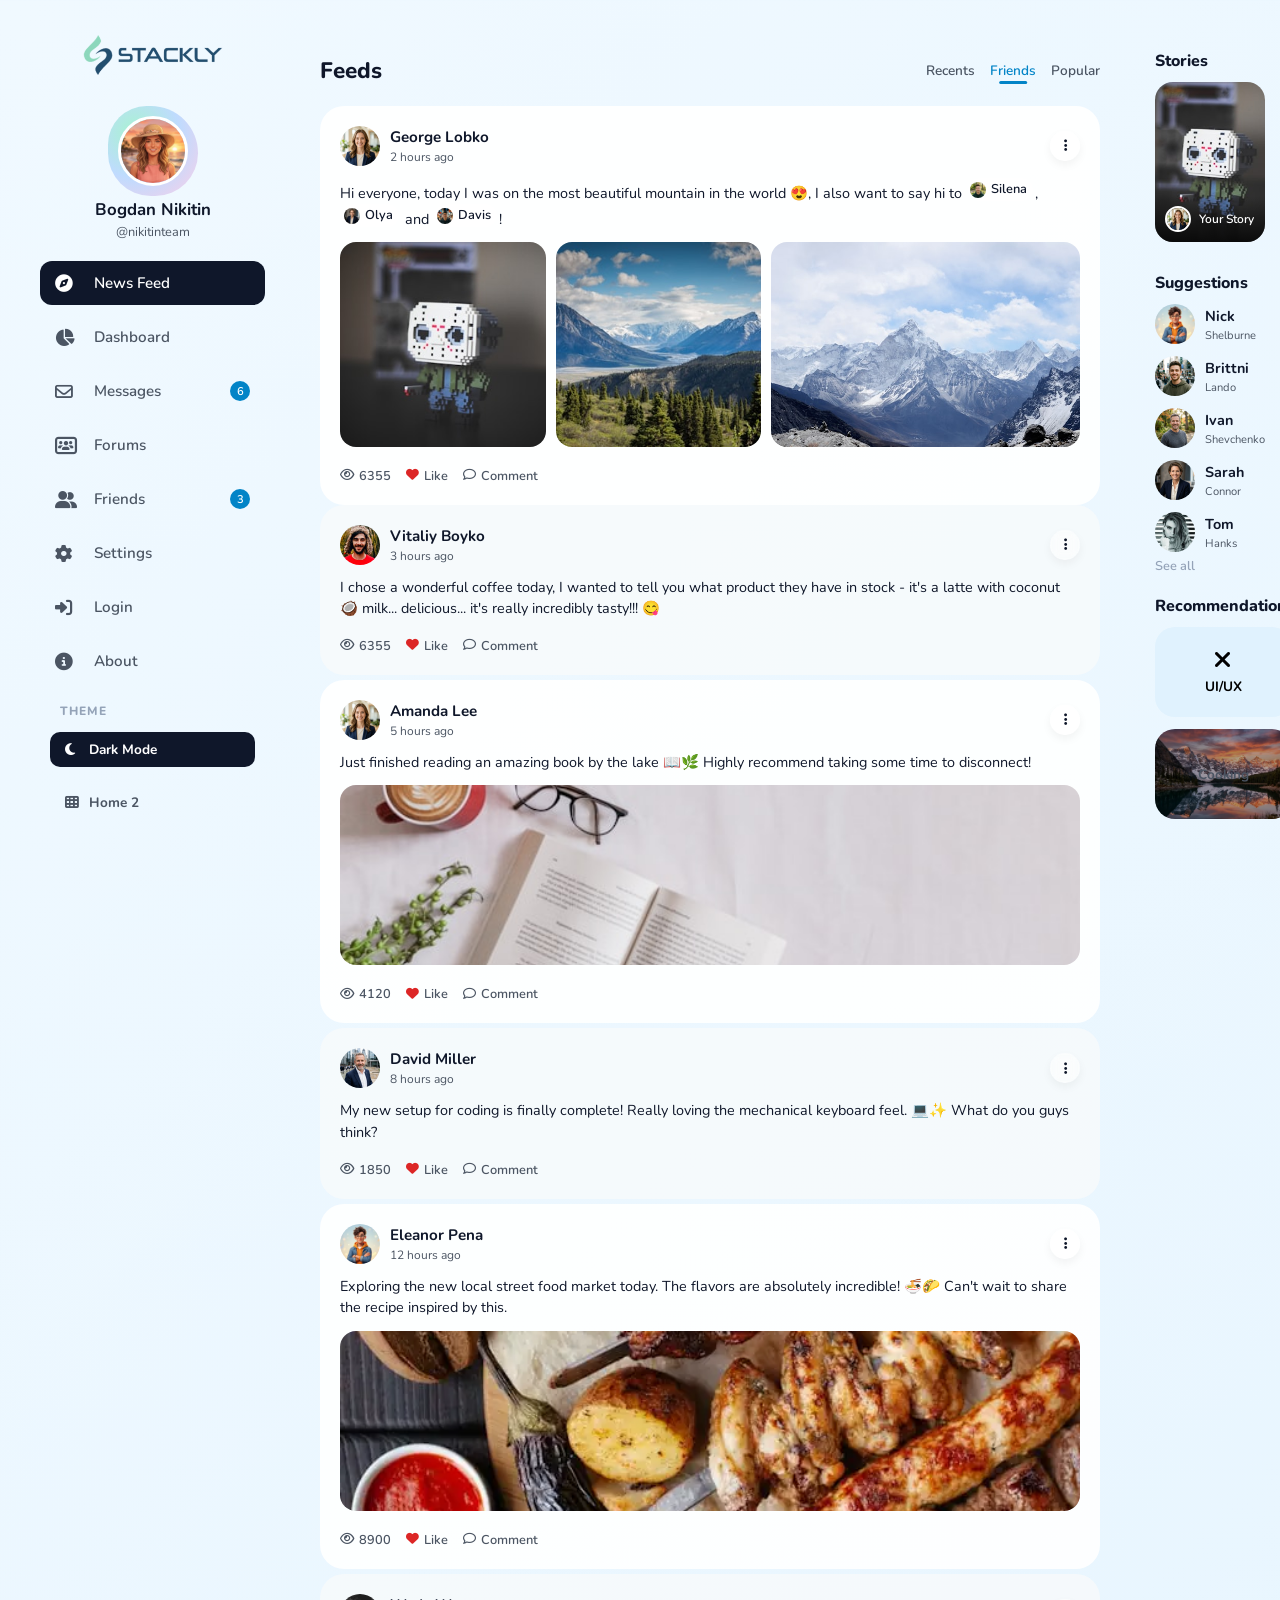
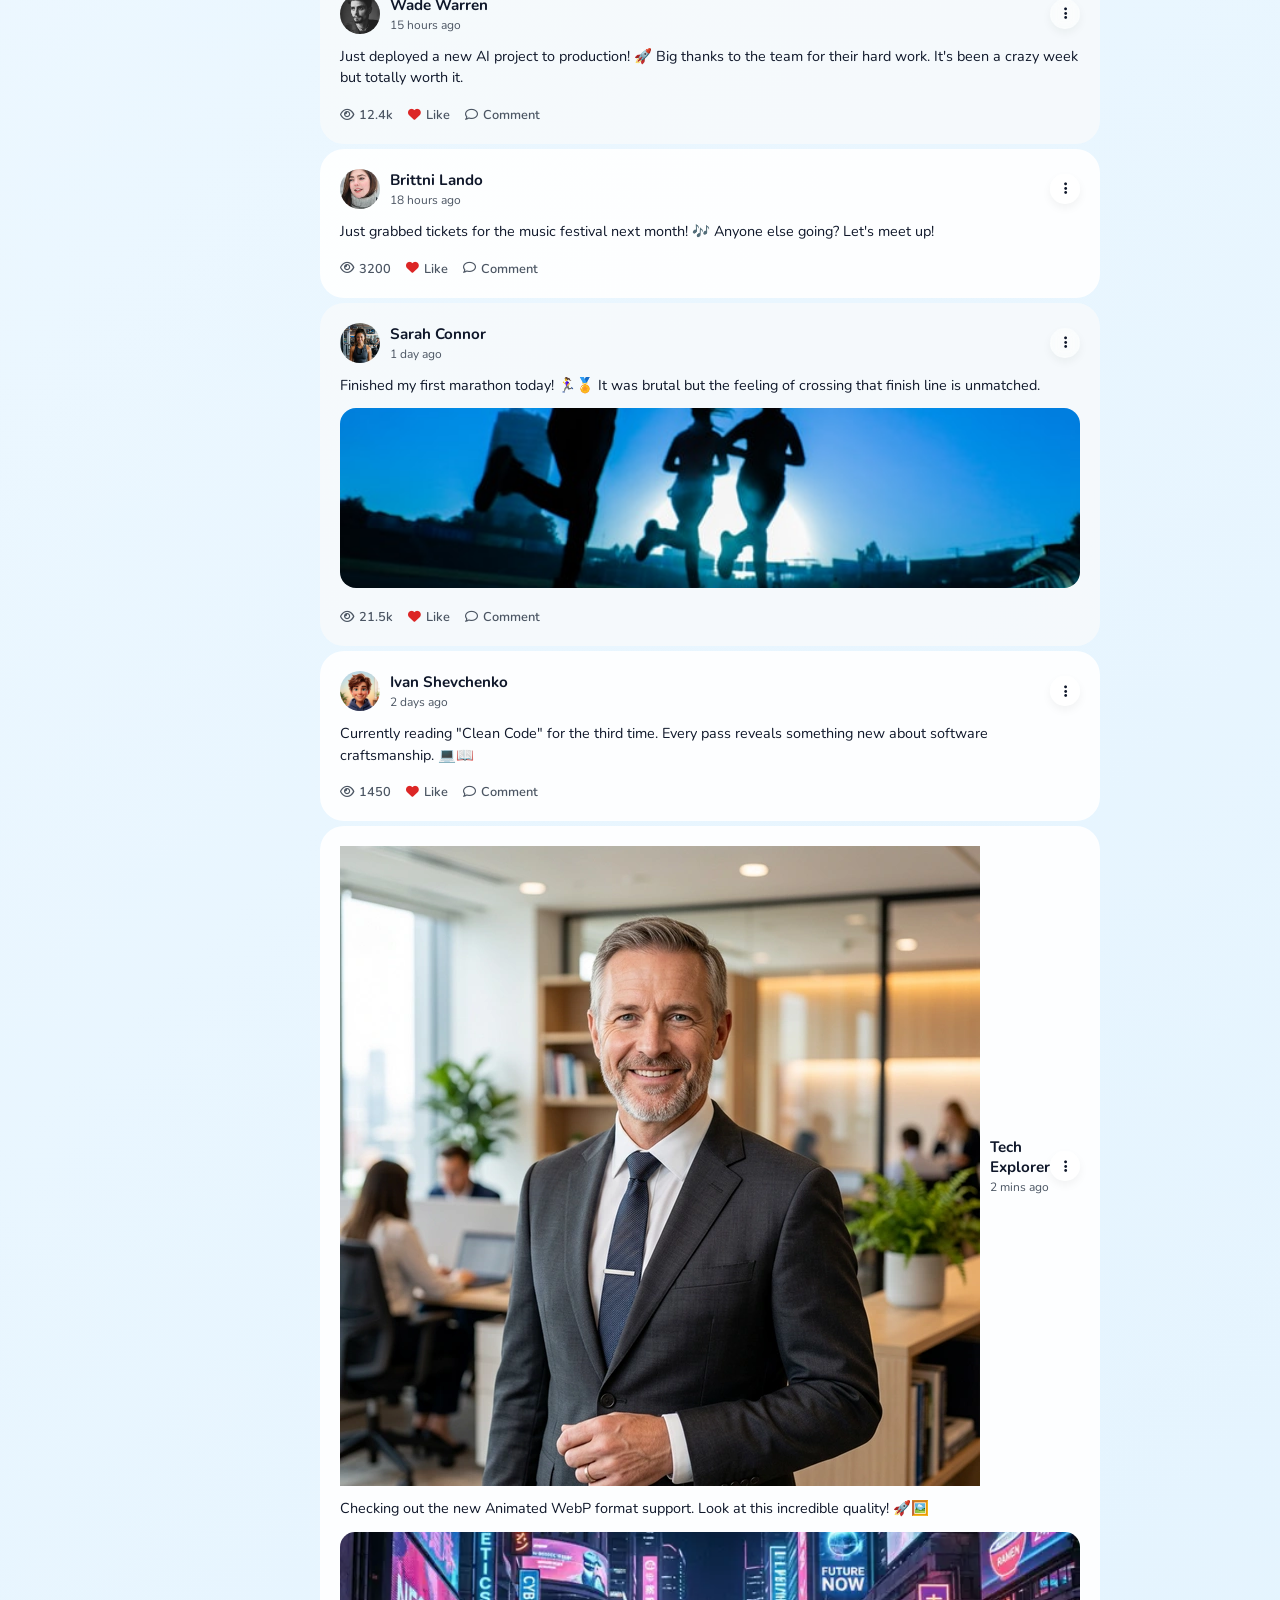
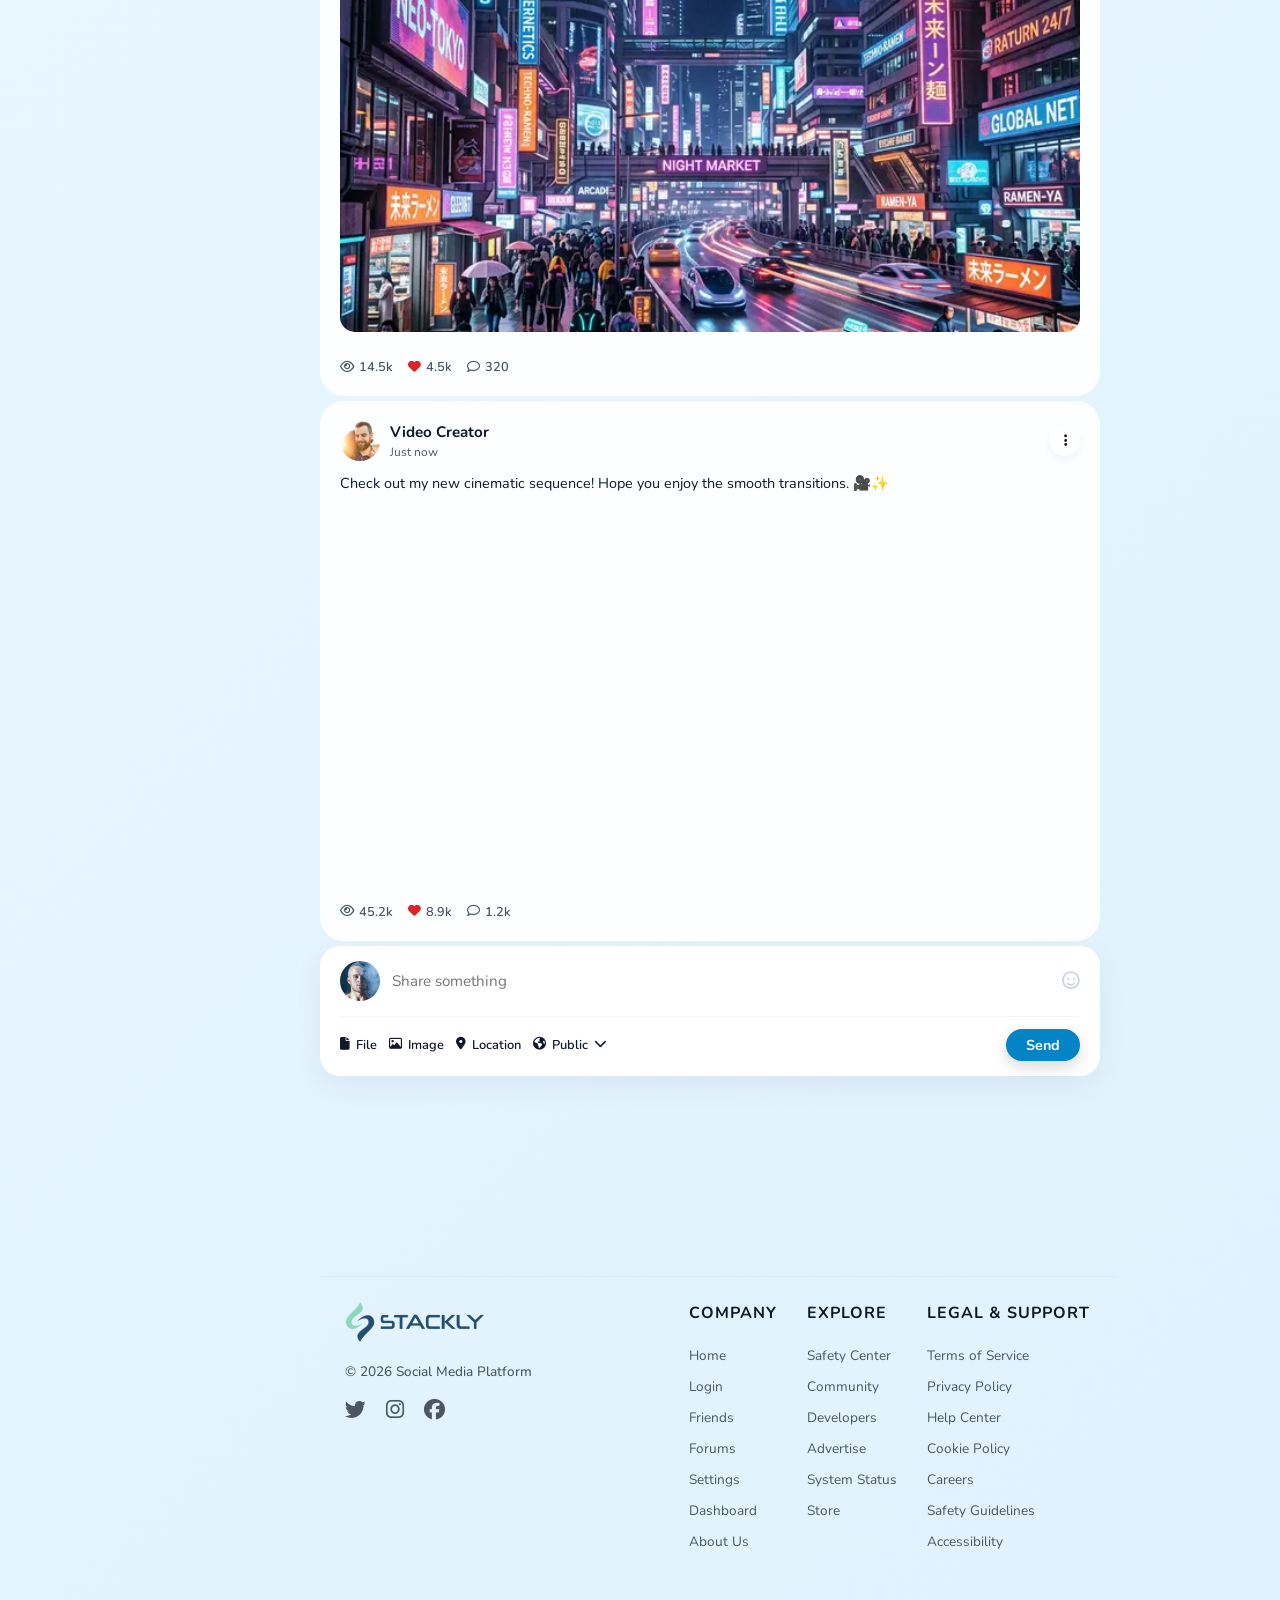
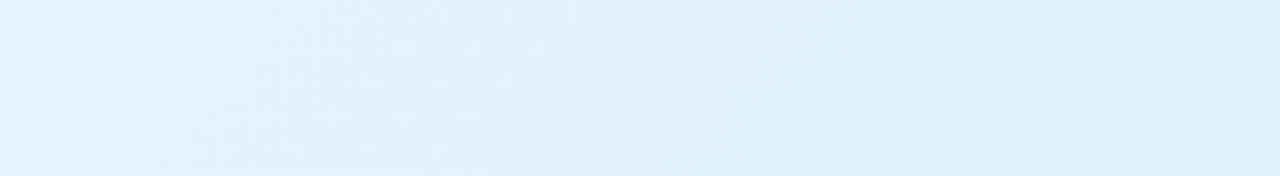
<file: index.html>
<!DOCTYPE html>
<html lang="en">

<head>
    <meta charset="UTF-8">
    <meta name="viewport" content="width=device-width, initial-scale=1.0">
    <title>Social Dashboard</title>
    <link href="https://fonts.googleapis.com/css2?family=Nunito:wght@400;500;600;700;800&display=swap" rel="stylesheet">
    <link rel="stylesheet" href="https://cdnjs.cloudflare.com/ajax/libs/font-awesome/6.4.0/css/all.min.css">
    <link rel="stylesheet" href="style.css">
</head>

<body>

    <!-- Loading Animation -->
    <div id="loader" class="loader-container">
        <div class="loader-spinner"></div>
    </div>


    <div class="dashboard-wrapper">
        <!-- TOP BAR FOR BRANDING & CONTROLS -->
        <header class="top-bar">
            <button id="mobile-drawer-trigger" class="mobile-drawer-btn">
                <i class="fa-solid fa-bars"></i>
            </button>
            <div class="top-bar-center">
                <a href="index.html">
                    <img src="images/stackly jpg.webp" alt="Stackly Logo" class="top-logo">
                </a>
            </div>
            <div class="top-bar-right">
                <a href="404.html" class="top-contact-link">
                    <i class="fa-solid fa-circle-user"></i>
                </a>
            </div>
        </header>

        <div id="drawer-overlay" class="drawer-overlay"></div>
        <div class="dashboard-container">
            <!-- LEFT SIDEBAR -->
            <aside class="sidebar">
                <!-- APP LOGO -->
                <div class="app-logo-section">
                    <a href="index.html">
                        <img src="images/stackly jpg.webp" alt="Stackly Logo" class="app-logo">
                    </a>
                </div>
                <div class="profile-section">
                    <div class="profile-avatar-box">
                        <div class="blob-bg"></div>
                        <img src="images/refresh_avatar_11.webp" alt="Bogdan Nikitin" class="main-avatar">
                    </div>
                    <h2>Bogdan Nikitin</h2>
                    <p>@nikitinteam</p>
                </div>

                <nav class="main-nav">
                    <a href="#" class="nav-item active" data-target="content-newsfeed">
                        <i class="fa-solid fa-compass"></i>
                        <span>News Feed</span>
                    </a>
                    <a href="home2.html" class="nav-item mobile-only-home">
                        <i class="fa-solid fa-table-cells"></i>
                        <span>Home 2</span>
                    </a>
                    <a href="#" class="nav-item" data-target="content-dashboard">
                        <i class="fa-solid fa-chart-pie"></i>
                        <span>Dashboard</span>
                    </a>
                    <a href="#" class="nav-item" data-target="content-messages">
                        <i class="fa-regular fa-envelope"></i>
                        <span>Messages</span>
                        <span class="badge">6</span>
                    </a>
                    <a href="#" class="nav-item" data-target="content-forums">
                        <i class="fa-solid fa-users-rectangle"></i>
                        <span>Forums</span>
                    </a>
                    <a href="#" class="nav-item" data-target="content-friends">
                        <i class="fa-solid fa-user-group"></i>
                        <span>Friends</span>
                        <span class="badge">3</span>
                    </a>

                    <a href="#" class="nav-item hide-mobile" data-target="content-settings">
                        <i class="fa-solid fa-gear"></i>
                        <span>Settings</span>
                    </a>
                    <a href="login.html" class="nav-item">
                        <i class="fa-solid fa-right-to-bracket"></i>
                        <span>Login</span>
                    </a>
                    <a href="about.html" class="nav-item">
                        <i class="fa-solid fa-circle-info"></i>
                        <span>About</span>
                    </a>
                </nav>

                <div class="theme-switcher">
                    <p class="theme-title">Theme</p>
                    <button id="theme-toggle" class="theme-btn active">
                        <i class="fa-solid fa-moon" style="width: 20px;"></i> <span>Dark Mode</span>
                    </button>
                    <a href="home2.html" class="theme-btn" style="margin-top: 10px;">
                        <i class="fa-solid fa-table-cells" style="width: 20px;"></i> Home 2
                    </a>
                </div>

            </aside>

            <!-- MAIN CONTENT AREA WRAPPER -->
            <div id="content-newsfeed" class="content-section active" style="grid-column: 2 / 4;">
                <!-- MAIN FEED -->
                <main class="feed">
                    <header class="feed-header">
                        <h1>Feeds</h1>
                        <div class="feed-tabs">
                            <span class="tab" id="tab-recents">Recents</span>
                            <span class="tab active" id="tab-friends">Friends</span>
                            <span class="tab" id="tab-popular">Popular</span>
                        </div>
                    </header>

                    <div id="feed-friends" class="feed-content-pane active-pane">

                        <!-- POST 1 -->
                        <div class="post-card post-1">
                            <div class="post-header">
                                <a href="404.html" style="text-decoration: none; color: inherit;">
                                    <div class="user-info">
                                        <img src="images/refresh_avatar_1.webp" alt="George Lobko" class="post-avatar">
                                        <div>
                                            <h4>George Lobko</h4>
                                            <p>2 hours ago</p>
                                        </div>
                                    </div>
                                </a>
                                <button class="more-btn"><i class="fa-solid fa-ellipsis-vertical"></i></button>
                            </div>

                            <div class="post-desc">
                                Hi everyone, today I was on the most beautiful mountain in the world 😍, I also want to
                                say
                                hi
                                to
                                <span class="tag"><img src="images/refresh_avatar_2.webp" alt="S"> Silena</span>,
                                <span class="tag"><img src="images/refresh_avatar_3.webp" alt="O"> Olya</span> and
                                <span class="tag"><img src="images/refresh_avatar_12.webp" alt="D"> Davis</span>!
                            </div>

                            <div class="post-gallery">
                                <img src="images/unsplash_photo-1522346513757-54c552451fdc.webp" alt="Mountain 1"
                                    class="img-tall">
                                <img src="images/unsplash_photo-1464822759023-fed622ff2c3b.webp" alt="Mountain 2"
                                    class="img-tall">
                                <img src="images/unsplash_photo-1454496522488-7a8e488e8606.webp" alt="Mountain 3"
                                    class="img-wide">
                            </div>

                            <div class="post-footer">
                                <div class="post-stats">
                                    <span class="stat"><i class="fa-regular fa-eye"></i> 6355</span>
                                    <span class="stat action-btn like-trigger"><i class="fa-solid fa-heart liked"></i>
                                        Like</span>
                                    <span class="stat action-btn"><i class="fa-regular fa-comment"></i> Comment</span>
                                </div>

                            </div>
                        </div>

                        <!-- POST 2 -->
                        <div class="post-card post-2">
                            <div class="post-header">
                                <a href="404.html" style="text-decoration: none; color: inherit;">
                                    <div class="user-info">
                                        <img src="images/avatar_60.webp" alt="Vitaliy Boyko" class="post-avatar">
                                        <div>
                                            <h4>Vitaliy Boyko</h4>
                                            <p>3 hours ago</p>
                                        </div>
                                    </div>
                                </a>
                                <button class="more-btn"><i class="fa-solid fa-ellipsis-vertical"></i></button>
                            </div>

                            <div class="post-desc">
                                I chose a wonderful coffee today, I wanted to tell you what product they have in stock -
                                it's a
                                latte with coconut 🥥 milk... delicious... it's really incredibly tasty!!! 😋
                            </div>

                            <div class="post-footer">
                                <div class="post-stats">
                                    <span class="stat"><i class="fa-regular fa-eye"></i> 6355</span>
                                    <span class="stat action-btn"><i class="fa-solid fa-heart liked"></i> Like</span>
                                    <span class="stat action-btn"><i class="fa-regular fa-comment"></i> Comment</span>
                                </div>
                            </div>
                        </div>

                        <!-- POST 3 -->
                        <div class="post-card post-1" style="margin-bottom: 5px;">
                            <div class="post-header">
                                <a href="404.html" style="text-decoration: none; color: inherit;">
                                    <div class="user-info">
                                        <img src="images/refresh_avatar_1.webp" alt="Amanda L" class="post-avatar">
                                        <div>
                                            <h4>Amanda Lee</h4>
                                            <p>5 hours ago</p>
                                        </div>
                                    </div>
                                </a>
                                <button class="more-btn"><i class="fa-solid fa-ellipsis-vertical"></i></button>
                            </div>

                            <div class="post-desc">
                                Just finished reading an amazing book by the lake 📖🌿 Highly recommend taking some time
                                to
                                disconnect!
                            </div>

                            <div class="post-gallery">
                                <img src="images/unsplash_photo-1544716278-e513176f20b5.webp" alt="Book"
                                    class="img-wide" style="grid-column: span 3; height: 180px;">
                            </div>

                            <div class="post-footer">
                                <div class="post-stats">
                                    <span class="stat"><i class="fa-regular fa-eye"></i> 4120</span>
                                    <span class="stat action-btn like-trigger"><i class="fa-solid fa-heart liked"></i>
                                        Like</span>
                                    <span class="stat action-btn"><i class="fa-regular fa-comment"></i> Comment</span>
                                </div>
                            </div>
                        </div>

                        <!-- POST 4 -->
                        <div class="post-card post-2">
                            <div class="post-header">
                                <a href="404.html" style="text-decoration: none; color: inherit;">
                                    <div class="user-info">
                                        <img src="images/refresh_avatar_14.webp" alt="David M" class="post-avatar">
                                        <div>
                                            <h4>David Miller</h4>
                                            <p>8 hours ago</p>
                                        </div>
                                    </div>
                                </a>
                                <button class="more-btn"><i class="fa-solid fa-ellipsis-vertical"></i></button>
                            </div>

                            <div class="post-desc">
                                My new setup for coding is finally complete! Really loving the mechanical keyboard feel.
                                💻✨
                                What do you guys think?
                            </div>

                            <div class="post-footer">
                                <div class="post-stats">
                                    <span class="stat"><i class="fa-regular fa-eye"></i> 1850</span>
                                    <span class="stat action-btn"><i class="fa-solid fa-heart liked"></i> Like</span>
                                    <span class="stat action-btn"><i class="fa-regular fa-comment"></i> Comment</span>
                                </div>
                            </div>
                        </div>

                        <!-- POST 5 -->
                        <div class="post-card post-1" style="margin-bottom: 5px;">
                            <div class="post-header">
                                <a href="404.html" style="text-decoration: none; color: inherit;">
                                    <div class="user-info">
                                        <img src="images/avatar_new_2.webp" alt="Eleanor Pena" class="post-avatar">
                                        <div>
                                            <h4>Eleanor Pena</h4>
                                            <p>12 hours ago</p>
                                        </div>
                                    </div>
                                </a>
                                <button class="more-btn"><i class="fa-solid fa-ellipsis-vertical"></i></button>
                            </div>

                            <div class="post-desc">
                                Exploring the new local street food market today. The flavors are absolutely incredible!
                                🍜🌮 Can't wait to share the recipe inspired by this.
                            </div>

                            <div class="post-gallery">
                                <img src="images/unsplash_photo-1555939594-58d7cb561ad1.webp" alt="Food"
                                    class="img-wide" style="grid-column: span 3; height: 180px;">
                            </div>

                            <div class="post-footer">
                                <div class="post-stats">
                                    <span class="stat"><i class="fa-regular fa-eye"></i> 8900</span>
                                    <span class="stat action-btn like-trigger"><i class="fa-solid fa-heart liked"></i>
                                        Like</span>
                                    <span class="stat action-btn"><i class="fa-regular fa-comment"></i> Comment</span>
                                </div>
                            </div>
                        </div>

                        <!-- POST 6 -->
                        <div class="post-card post-2">
                            <div class="post-header">
                                <a href="404.html" style="text-decoration: none; color: inherit;">
                                    <div class="user-info">
                                        <img src="images/avatar_68.webp" alt="Wade Warren" class="post-avatar">
                                        <div>
                                            <h4>Wade Warren</h4>
                                            <p>15 hours ago</p>
                                        </div>
                                    </div>
                                </a>
                                <button class="more-btn"><i class="fa-solid fa-ellipsis-vertical"></i></button>
                            </div>

                            <div class="post-desc">
                                Just deployed a new AI project to production! 🚀 Big thanks to the team for their hard
                                work. It's been a crazy week but totally worth it.
                            </div>

                            <div class="post-footer">
                                <div class="post-stats">
                                    <span class="stat"><i class="fa-regular fa-eye"></i> 12.4k</span>
                                    <span class="stat action-btn"><i class="fa-solid fa-heart liked"></i> Like</span>
                                    <span class="stat action-btn"><i class="fa-regular fa-comment"></i> Comment</span>
                                </div>
                            </div>
                        </div>
                        <!-- POST 7 -->
                        <div class="post-card post-1" style="margin-bottom: 5px;">
                            <div class="post-header">
                                <a href="404.html" style="text-decoration: none; color: inherit;">
                                    <div class="user-info">
                                        <img src="images/avatar_5.webp" alt="Brittni" class="post-avatar">
                                        <div>
                                            <h4>Brittni Lando</h4>
                                            <p>18 hours ago</p>
                                        </div>
                                    </div>
                                </a>
                                <button class="more-btn"><i class="fa-solid fa-ellipsis-vertical"></i></button>
                            </div>

                            <div class="post-desc">
                                Just grabbed tickets for the music festival next month! 🎶 Anyone else going? Let's meet
                                up!
                            </div>

                            <div class="post-footer">
                                <div class="post-stats">
                                    <span class="stat"><i class="fa-regular fa-eye"></i> 3200</span>
                                    <span class="stat action-btn"><i class="fa-solid fa-heart liked"></i> Like</span>
                                    <span class="stat action-btn"><i class="fa-regular fa-comment"></i> Comment</span>
                                </div>
                            </div>
                        </div>

                        <!-- POST 8 -->
                        <div class="post-card post-2">
                            <div class="post-header">
                                <a href="404.html" style="text-decoration: none; color: inherit;">
                                    <div class="user-info">
                                        <img src="images/refresh_avatar_15.webp" alt="Sarah Connor" class="post-avatar">
                                        <div>
                                            <h4>Sarah Connor</h4>
                                            <p>1 day ago</p>
                                        </div>
                                    </div>
                                </a>
                                <button class="more-btn"><i class="fa-solid fa-ellipsis-vertical"></i></button>
                            </div>

                            <div class="post-desc">
                                Finished my first marathon today! 🏃‍♀️🏅 It was brutal but the feeling of crossing that
                                finish line is unmatched.
                            </div>

                            <div class="post-gallery">
                                <img src="images/unsplash_photo-1552674605-db6ffd4facb5.webp" alt="Marathon"
                                    class="img-wide" style="grid-column: span 3; height: 180px;">
                            </div>

                            <div class="post-footer">
                                <div class="post-stats">
                                    <span class="stat"><i class="fa-regular fa-eye"></i> 21.5k</span>
                                    <span class="stat action-btn like-trigger"><i class="fa-solid fa-heart liked"></i>
                                        Like</span>
                                    <span class="stat action-btn"><i class="fa-regular fa-comment"></i> Comment</span>
                                </div>
                            </div>
                        </div>

                        <!-- POST 9 -->
                        <div class="post-card post-1" style="margin-bottom: 5px;">
                            <div class="post-header">
                                <a href="404.html" style="text-decoration: none; color: inherit;">
                                    <div class="user-info">
                                        <img src="images/avatar_new_1.webp" alt="Ivan" class="post-avatar">
                                        <div>
                                            <h4>Ivan Shevchenko</h4>
                                            <p>2 days ago</p>
                                        </div>
                                    </div>
                                </a>
                                <button class="more-btn"><i class="fa-solid fa-ellipsis-vertical"></i></button>
                            </div>

                            <div class="post-desc">
                                Currently reading "Clean Code" for the third time. Every pass reveals something new
                                about software craftsmanship. 💻📖
                            </div>

                            <div class="post-footer">
                                <div class="post-stats">
                                    <span class="stat"><i class="fa-regular fa-eye"></i> 1450</span>
                                    <span class="stat action-btn"><i class="fa-solid fa-heart liked"></i> Like</span>
                                    <span class="stat action-btn"><i class="fa-regular fa-comment"></i> Comment</span>
                                </div>
                            </div>
                        </div>

                        <!-- NEW ANIMATED WEBP POST -->
                        <div class="post-card post-1" style="margin-bottom: 5px;">
                            <div class="post-header">
                                <a href="404.html" style="text-decoration: none; color: inherit;">
                                    <div class="user-info">
                                        <img src="images/refresh_avatar_9.webp" alt="Author">
                                        <div>
                                            <h4>Tech Explorer</h4>
                                            <p>2 mins ago</p>
                                        </div>
                                    </div>
                                </a>
                                <button class="more-btn"><i class="fa-solid fa-ellipsis-vertical"></i></button>
                            </div>
                            <div class="post-desc">
                                Checking out the new Animated WebP format support. Look at this incredible quality!
                                🚀🖼️
                            </div>
                            <div class="post-gallery" style="display: block;">
                                <img src="images/refresh_bg_2.webp" alt="Animated WebP"
                                    style="width: 100%; border-radius: 15px; max-height: 400px; object-fit: cover;">
                            </div>
                            <div class="post-footer">
                                <div class="post-stats">
                                    <span class="stat"><i class="fa-regular fa-eye"></i> 14.5k</span>
                                    <span class="stat action-btn like-trigger"><i class="fa-solid fa-heart liked"></i>
                                        4.5k</span>
                                    <span class="stat action-btn"><i class="fa-regular fa-comment"></i> 320</span>
                                </div>
                            </div>
                        </div>

                        <!-- NEW WEBP VIDEO POST -->
                        <div class="post-card post-1" style="margin-bottom: 5px;">
                            <div class="post-header">
                                <a href="404.html" style="text-decoration: none; color: inherit;">
                                    <div class="user-info">
                                        <img src="images/avatar_53.webp" alt="Creator" class="post-avatar">
                                        <div>
                                            <h4>Video Creator</h4>
                                            <p>Just now</p>
                                        </div>
                                    </div>
                                </a>
                                <button class="more-btn"><i class="fa-solid fa-ellipsis-vertical"></i></button>
                            </div>
                            <div class="post-desc">
                                Check out my new cinematic sequence! Hope you enjoy the smooth transitions. 🎥✨
                            </div>
                            <div class="post-gallery" style="display: block;">
                                <video autoplay muted loop
                                    style="width: 100%; border-radius: 15px; max-height: 400px; object-fit: cover; outline: none;">
                                    <source src="https://www.w3schools.com/html/mov_bbb.mp4" type="video/mp4">
                                </video>
                            </div>
                            <div class="post-footer">
                                <div class="post-stats">
                                    <span class="stat"><i class="fa-regular fa-eye"></i> 45.2k</span>
                                    <span class="stat action-btn like-trigger"><i class="fa-solid fa-heart liked"></i>
                                        8.9k</span>
                                    <span class="stat action-btn"><i class="fa-regular fa-comment"></i> 1.2k</span>
                                </div>
                            </div>
                        </div>


                        <div id="feed-recents" class="feed-content-pane" style="display: none;">
                            <!-- RECENT POST 1 -->
                            <div class="post-card post-1">
                                <div class="post-header">
                                    <a href="404.html" style="text-decoration: none; color: inherit;">
                                        <div class="user-info">
                                            <img src="images/avatar_6.webp" alt="Ivan" class="post-avatar">
                                            <div>
                                                <h4>Ivan Shevchenko</h4>
                                                <p>1 minute ago</p>
                                            </div>
                                        </div>
                                    </a>
                                    <button class="more-btn"><i class="fa-solid fa-ellipsis-vertical"></i></button>
                                </div>
                                <div class="post-desc">
                                    First post of the day! Getting ready for a big presentation later today. Wish me
                                    luck!
                                    🤞💼
                                </div>
                                <div class="post-footer">
                                    <div class="post-stats">
                                        <span class="stat"><i class="fa-regular fa-eye"></i> 12</span>
                                        <span class="stat action-btn like-trigger"><i
                                                class="fa-solid fa-heart liked"></i>
                                            2</span>
                                        <span class="stat action-btn"><i class="fa-regular fa-comment"></i> 0</span>
                                    </div>
                                </div>
                            </div>
                        </div>

                        <div id="feed-popular" class="feed-content-pane" style="display: none;">
                            <!-- POPULAR POST 1 -->
                            <div class="post-card post-1"
                                style="background: linear-gradient(145deg, rgba(236,72,153,0.1), transparent);">
                                <div class="post-header">
                                    <a href="index.html" style="text-decoration: none; color: inherit;">
                                        <div class="user-info">
                                            <img src="images/stackly jpg.webp" alt="Stackly Admin" class="post-avatar">
                                            <div>
                                                <h4>Stackly Official</h4>
                                                <p>Admin</p>
                                            </div>
                                        </div>
                                    </a>
                                    <button class="more-btn"><i class="fa-solid fa-ellipsis-vertical"></i></button>
                                </div>
                                <div class="post-desc">
                                    We just hit 1 million active users! Thank you to this amazing community for your
                                    continued support and creativity! 🎉🚀🔥
                                </div>
                                <div class="post-gallery">
                                    <img src="images/bg_new_1.webp" alt="Celebration" class="img-wide"
                                        style="grid-column: span 3; object-fit: cover; max-height: 250px;">
                                </div>
                                <div class="post-footer">
                                    <div class="post-stats">
                                        <span class="stat"><i class="fa-regular fa-eye"></i> 2.4M</span>
                                        <span class="stat action-btn like-trigger"><i class="fa-solid fa-heart liked"
                                                style="color: var(--red-like);"></i> 189k</span>
                                        <span class="stat action-btn"><i class="fa-regular fa-comment"></i> 45.2k</span>
                                    </div>
                                </div>
                            </div>

                            <!-- POPULAR POST 2 -->
                            <div class="post-card post-1">
                                <div class="post-header">
                                    <a href="404.html" style="text-decoration: none; color: inherit;">
                                        <div class="user-info">
                                            <img src="images/refresh_avatar_4.webp" alt="Creator" class="post-avatar">
                                            <div>
                                                <h4>Top Creator 2026</h4>
                                                <p>Trending</p>
                                            </div>
                                        </div>
                                    </a>
                                    <button class="more-btn"><i class="fa-solid fa-ellipsis-vertical"></i></button>
                                </div>
                                <div class="post-desc">
                                    My ultimate guide to web animations is finally live! Check out the video below for a
                                    sneak peek.
                                </div>
                                <div class="post-gallery" style="display: block;">
                                    <video autoplay muted loop
                                        style="width: 100%; border-radius: 15px; max-height: 400px; object-fit: cover; outline: none;">
                                        <source src="https://www.w3schools.com/html/mov_bbb.mp4" type="video/mp4">
                                    </video>
                                </div>
                                <div class="post-footer">
                                    <div class="post-stats">
                                        <span class="stat"><i class="fa-regular fa-eye"></i> 1.2M</span>
                                        <span class="stat action-btn like-trigger"><i
                                                class="fa-solid fa-heart liked"></i>
                                            85k</span>
                                        <span class="stat action-btn"><i class="fa-regular fa-comment"></i> 12k</span>
                                    </div>
                                </div>
                            </div>
                        </div>

                        <!-- INFINITE SCROLL LOADER -->
                        <div id="infinite-scroll-loader" style="text-align: center; padding: 20px; display: none;">
                            <i class="fa-solid fa-spinner fa-spin" style="font-size: 2rem; color: var(--primary);"></i>
                        </div>

                        <!-- CREATE POST -->
                        <div class="create-post-box">
                            <div class="create-input-area">
                                <img src="images/avatar_3.webp" alt="Me" class="post-avatar">
                                <input type="text" placeholder="Share something" id="create-input" autocomplete="off">
                                <i class="fa-regular fa-face-smile smile-icon"></i>
                            </div>
                            <div class="create-actions">
                                <div class="action-buttons">
                                    <button><i class="fa-solid fa-file"></i> File</button>
                                    <button><i class="fa-regular fa-image"></i> Image</button>
                                    <button><i class="fa-solid fa-location-dot"></i> Location</button>
                                    <button><i class="fa-solid fa-earth-americas"></i> Public <i
                                            class="fa-solid fa-chevron-down"></i></button>
                                </div>
                                <button class="send-btn">Send</button>
                            </div>
                        </div>
                    </div> <!-- End Friends Feed -->

                    <div id="feed-recents" class="feed-content-pane" style="display: none;">
                        <a href="404.html" style="text-decoration: none; display: block;">
                            <div class="glass-card" style="padding: 30px; text-align: center; margin-bottom: 15px;">
                                <i class="fa-solid fa-clock-rotate-left"
                                    style="font-size: 2rem; color: #94a3b8; margin-bottom: 15px;"></i>
                                <h3 style="color: var(--text-main);">No Recent Posts</h3>
                                <p style="color: var(--text-muted); font-size: 0.9rem;">Check back later for new updates
                                    from your network.</p>
                            </div>
                        </a>
                    </div>

                    <div id="feed-popular" class="feed-content-pane" style="display: none;">
                        <div class="glass-card" style="padding: 30px; text-align: center; margin-bottom: 15px;">
                            <i class="fa-solid fa-fire"
                                style="font-size: 2rem; color: var(--pink-accent); margin-bottom: 15px;"></i>
                            <h3 style="color: var(--text-main);">Trending Now</h3>
                            <p style="color: var(--text-muted); font-size: 0.9rem;">See what's popular across the
                                community right now.</p>

                            <!-- Sample Popular Post -->
                            <div class="post-card post-1" style="margin-top: 20px; text-align: left;">
                                <div class="post-header">
                                    <div class="user-info">
                                        <img src="images/refresh_avatar_10.webp" alt="Trending" class="post-avatar">
                                        <div>
                                            <h4>Design Daily</h4>
                                            <p>1 hour ago</p>
                                        </div>
                                    </div>
                                    <button class="more-btn"><i class="fa-solid fa-ellipsis-vertical"></i></button>
                                </div>
                                <div class="post-desc">
                                    The new UI/UX trends for 2027 are looking incredibly vibrant. Glassmorphism is here
                                    to stay, but with more emphasis on accessibility and deeper contrasting shadows.
                                    Thoughts? 🎨✨
                                </div>
                                <div class="post-footer">
                                    <div class="post-stats">
                                        <span class="stat"><i class="fa-regular fa-eye"></i> 15.2k</span>
                                        <span class="stat action-btn like-trigger"><i
                                                class="fa-solid fa-heart liked"></i> 4.1k</span>
                                        <span class="stat action-btn"><i class="fa-regular fa-comment"></i> 892</span>
                                    </div>
                                </div>
                            </div>
                        </div>
                    </div>


                </main>

                <!-- RIGHT SIDEBAR -->
                <aside class="right-sidebar">
                    <!-- Stories -->
                    <section class="stories-section">
                        <div class="section-header">
                            <h3>Stories</h3>
                        </div>
                        <div class="stories-grid">
                            <a href="404.html" class="story-link">
                                <div class="story-card"
                                    style="background-image: url('images/unsplash_photo-1522346513757-54c552451fdc.webp');">
                                    <div class="story-overlay">
                                        <img src="images/refresh_avatar_1.webp" alt="George">
                                        <span>Your Story</span>
                                    </div>
                                </div>
                            </a>
                            <a href="404.html" class="story-link">
                                <div class="story-card"
                                    style="background-image: url('images/unsplash_photo-1550745165-9bc0b252726f.webp');">
                                    <div class="story-overlay">
                                        <img src="images/refresh_avatar_5.webp" alt="Anatoly">
                                        <span>Anatoly Pr...</span>
                                    </div>
                                </div>
                            </a>
                            <a href="404.html" class="story-link">
                                <div class="story-card"
                                    style="background-image: url('images/unsplash_photo-1518005020951-eccb494ad742.webp');">
                                    <div class="story-overlay">
                                        <img src="images/avatar_5.webp" alt="Lolita">
                                        <span>Lolita Earns</span>
                                    </div>
                                </div>
                            </a>
                            <a href="404.html" class="story-link">
                                <div class="story-card"
                                    style="background-image: url('images/unsplash_photo-1518770660439-4636190af475.webp');">
                                    <div class="story-overlay">
                                        <img src="images/avatar_33.webp" alt="Mia">
                                        <span>Mia Davis</span>
                                    </div>
                                </div>
                            </a>
                            <a href="404.html" class="story-link">
                                <div class="story-card"
                                    style="background-image: url('images/unsplash_photo-1454496522488-7a8e488e8606.webp');">
                                    <div class="story-overlay">
                                        <img src="images/refresh_avatar_2.webp" alt="Chris">
                                        <span>Chris P</span>
                                    </div>
                                </div>
                            </a>
                            <a href="404.html" class="story-link">
                                <div class="story-card"
                                    style="background-image: url('images/unsplash_photo-1544716278-e513176f20b5.webp');">
                                    <div class="story-overlay">
                                        <img src="images/refresh_avatar_3.webp" alt="Olya">
                                        <span>Olya K</span>
                                    </div>
                                </div>
                            </a>
                            <!-- EXTRA STORIES TO TEST SCROLL -->
                            <a href="404.html" class="story-link">
                                <div class="story-card"
                                    style="background-image: url('images/unsplash_photo-1464822759023-fed622ff2c3b.webp');">
                                    <div class="story-overlay">
                                        <img src="images/refresh_avatar_4.webp" alt="Olya">
                                        <span>Kevin R</span>
                                    </div>
                                </div>
                            </a>
                        </div>
                    </section>

                    <!-- Suggestions -->
                    <section class="suggestions-section">
                        <div class="section-header">
                            <h3>Suggestions</h3>
                        </div>
                        <div class="suggestion-list">
                            <div class="suggestion-item">
                                <div class="sugg-user">
                                    <img src="images/avatar_new_2.webp" alt="Nick">
                                    <div class="sugg-info">
                                        <h4>Nick</h4>
                                        <p>Shelburne</p>
                                    </div>
                                </div>
                                <button class="follow-btn" onclick="window.location.href='404.html'">Follow</button>
                            </div>
                            <div class="suggestion-item">
                                <div class="sugg-user">
                                    <img src="images/refresh_avatar_6.webp" alt="Brittni">
                                    <div class="sugg-info">
                                        <h4>Brittni</h4>
                                        <p>Lando</p>
                                    </div>
                                </div>
                                <button class="follow-btn" onclick="window.location.href='404.html'">Follow</button>
                            </div>
                            <div class="suggestion-item">
                                <div class="sugg-user">
                                    <img src="images/refresh_avatar_7.webp" alt="Ivan">
                                    <div class="sugg-info">
                                        <h4>Ivan</h4>
                                        <p>Shevchenko</p>
                                    </div>
                                </div>
                                <button class="follow-btn" onclick="window.location.href='404.html'">Follow</button>
                            </div>
                            <div class="suggestion-item">
                                <div class="sugg-user">
                                    <img src="images/refresh_avatar_3.webp" alt="Sarah">
                                    <div class="sugg-info">
                                        <h4>Sarah</h4>
                                        <p>Connor</p>
                                    </div>
                                </div>
                                <button class="follow-btn" onclick="window.location.href='404.html'">Follow</button>
                            </div>
                            <div class="suggestion-item">
                                <div class="sugg-user">
                                    <img src="images/avatar_9.webp" alt="Tom">
                                    <div class="sugg-info">
                                        <h4>Tom</h4>
                                        <p>Hanks</p>
                                    </div>
                                </div>
                                <button class="follow-btn" onclick="window.location.href='404.html'">Follow</button>
                            </div>
                        </div>
                        <a href="404.html" class="see-all">See all</a>
                    </section>

                    <!-- Recommendations -->
                    <section class="recommendations-section">
                        <div class="section-header">
                            <h3>Recommendations</h3>
                        </div>
                        <div class="recs-grid">
                            <a href="404.html" style="text-decoration: none;">
                                <div class="rec-item rec-ui">
                                    <i class="fa-solid fa-xmark" style="font-size: 24px; color: #000;"></i>
                                    <span style="color: #000;">UI/UX</span>
                                </div>
                            </a>
                            <a href="404.html" style="text-decoration: none;">
                                <div class="rec-item rec-music">
                                    <i class="fa-solid fa-music"></i>
                                    <span>Music</span>
                                    <div class="music-dots">
                                        <span></span><span></span><span></span>
                                    </div>
                                </div>
                            </a>
                            <a href="404.html" style="text-decoration: none;">
                                <div class="rec-item rec-cooking">
                                    <span>Cooking</span>
                                </div>
                            </a>
                            <a href="404.html" style="text-decoration: none;">
                                <div class="rec-item rec-hiking">
                                    <i class="fa-solid fa-mountain-sun"></i>
                                    <span>Hiking</span>
                                </div>
                            </a>
                        </div>
                    </section>

                </aside>

                <footer class="main-footer">
                    <div class="footer-columns">
                        <div class="footer-branding">
                            <a href="index.html">
                                <img src="images/stackly jpg.webp" alt="Stackly Logo" class="footer-logo-large">
                            </a>
                            <p>&copy; 2026 Social Media Platform</p>
                            <div class="main-footer-socials">
                                <a href="404.html" class="tw"><i class="fa-brands fa-twitter"></i></a>
                                <a href="404.html" class="ig"><i class="fa-brands fa-instagram"></i></a>
                                <a href="404.html" class="fb"><i class="fa-brands fa-facebook"></i></a>
                            </div>
                        </div>
                        <div class="footer-col">
                            <h4>Company</h4>
                            <a href="index.html">Home</a>
                            <a href="login.html">Login</a>
                            <a href="index.html#friends">Friends</a>
                            <a href="index.html#forums">Forums</a>
                            <a href="index.html#settings">Settings</a>
                            <a href="index.html#dashboard">Dashboard</a>
                            <a href="about.html">About Us</a>
                        </div>
                        <div class="footer-col">
                            <h4>Explore</h4>
                            <a href="404.html">Safety Center</a>
                            <a href="404.html">Community</a>
                            <a href="404.html">Developers</a>
                            <a href="404.html">Advertise</a>
                            <a href="404.html">System Status</a>
                            <a href="404.html">Store</a>
                        </div>
                        <div class="footer-col">
                            <h4>Legal & Support</h4>
                            <a href="404.html">Terms of Service</a>
                            <a href="404.html">Privacy Policy</a>
                            <a href="404.html">Help Center</a>
                            <a href="404.html">Cookie Policy</a>
                            <a href="404.html">Careers</a>
                            <a href="404.html">Safety Guidelines</a>
                            <a href="404.html">Accessibility</a>
                        </div>
                    </div>
                </footer>
            </div> <!-- End Newsfeed wrapper -->

            <!-- OTHER SECTIONS (Hidden by default) -->
            <div id="content-messages" class="content-section" style="display: none; grid-column: 2 / 4;">
                <main class="feed masonry-feed" style="margin: 0 auto; width: 100%;">
                    <header class="feed-header alt-header">
                        <div>
                            <h1>Messages</h1>
                            <p>Read your latest conversations</p>
                        </div>
                    </header>
                    <a href="404.html" style="text-decoration: none; color: inherit;">
                        <div class="glass-card new-post-st" style="display: flex; gap: 15px; align-items: center;">
                            <img src="images/avatar_44.webp" alt="Avatar" style="width: 50px; border-radius: 50%;">
                            <div style="flex: 1;">
                                <h4 style="margin: 0; color: #f8fafc;">Alice Wonderland</h4>
                                <p style="margin: 0; font-size: 0.85rem;">Hey, are we still meeting tomorrow?</p>
                            </div>
                            <span class="badge"
                                style="background: var(--pink-accent); color: white; padding: 2px 8px; border-radius: 10px; font-size: 0.75rem;">2
                                new</span>
                        </div>
                    </a>
                    <a href="404.html" style="text-decoration: none; color: inherit;">
                        <div class="glass-card new-post-st" style="display: flex; gap: 15px; align-items: center;">
                            <img src="images/refresh_avatar_11.webp" alt="Avatar"
                                style="width: 50px; border-radius: 50%;">
                            <div style="flex: 1;">
                                <h4 style="margin: 0; color: var(--text-main);">Team Alpha Group</h4>
                                <p style="margin: 0; font-size: 0.85rem; color: var(--text-muted);">Bob: I just uploaded
                                    the files
                                    to the drive.</p>
                            </div>
                        </div>
                    </a>
                    <a href="404.html" style="text-decoration: none; color: inherit;">
                        <div class="glass-card new-post-st" style="display: flex; gap: 15px; align-items: center;">
                            <img src="images/refresh_avatar_8.webp" alt="Avatar"
                                style="width: 50px; border-radius: 50%;">
                            <div style="flex: 1;">
                                <h4 style="margin: 0; color: var(--text-main);">Wade Warren</h4>
                                <p style="margin: 0; font-size: 0.85rem; color: var(--text-muted);">The deployment was
                                    successful!
                                    Let's review tomorrow.</p>
                            </div>
                        </div>
                    </a>
                    <a href="404.html" style="text-decoration: none; color: inherit;">
                        <div class="glass-card new-post-st" style="display: flex; gap: 15px; align-items: center;">
                            <img src="images/refresh_avatar_9.webp" alt="Avatar"
                                style="width: 50px; border-radius: 50%;">
                            <div style="flex: 1;">
                                <h4 style="margin: 0; color: var(--text-main);">David Park</h4>
                                <p style="margin: 0; font-size: 0.85rem; color: var(--text-muted);">Can you send me the
                                    latest
                                    design assets?</p>
                            </div>
                            <span class="badge"
                                style="background: var(--pink-accent); color: white; padding: 2px 8px; border-radius: 10px; font-size: 0.75rem;">1
                                new</span>
                        </div>
                    </a>
                    <a href="404.html" style="text-decoration: none; color: inherit;">
                        <div class="glass-card new-post-st" style="display: flex; gap: 15px; align-items: center;">
                            <img src="images/avatar_17.webp" alt="Avatar" style="width: 50px; border-radius: 50%;">
                            <div style="flex: 1;">
                                <h4 style="margin: 0; color: var(--text-main);">Chris P</h4>
                                <p style="margin: 0; font-size: 0.85rem; color: var(--text-muted);">Thanks for the help
                                    earlier!
                                </p>
                            </div>
                        </div>
                    </a>
                    <a href="404.html" style="text-decoration: none; color: inherit;">
                        <div class="glass-card new-post-st" style="display: flex; gap: 15px; align-items: center;">
                            <img src="images/refresh_avatar_10.webp" alt="Avatar"
                                style="width: 50px; border-radius: 50%;">
                            <div style="flex: 1;">
                                <h4 style="margin: 0; color: var(--text-main);">Ivan Shevchenko</h4>
                                <p style="margin: 0; font-size: 0.85rem; color: var(--text-muted);">Are you joining the
                                    standup
                                    call?</p>
                            </div>
                        </div>
                    </a>
                </main>
            </div>

            <div id="content-forums" class="content-section" style="display: none; grid-column: 2 / 4;">
                <main class="feed masonry-feed" style="margin: 0 auto; width: 100%;">
                    <header class="feed-header alt-header">
                        <div>
                            <h1>Forums</h1>
                            <p>Join the community discussions</p>
                        </div>
                    </header>
                    <a href="404.html" style="text-decoration: none; color: inherit;">
                        <div class="glass-card new-post-st" style="padding: 20px;">
                            <h3 style="color: var(--primary); margin-bottom: 10px;">Web Design Feedback <span
                                    style="font-size: 0.8rem; color: var(--text-muted); font-weight: normal;">• 14
                                    replies</span>
                            </h3>
                            <p>I'm looking for some feedback on my new portfolio layout...</p>
                        </div>
                    </a>
                    <a href="404.html" style="text-decoration: none; color: inherit;">
                        <div class="glass-card new-post-st" style="padding: 20px;">
                            <h3 style="color: var(--primary); margin-bottom: 10px;">Tech Support Q&A <span
                                    style="font-size: 0.8rem; color: var(--text-muted); font-weight: normal;">• 205
                                    topics</span>
                            </h3>
                            <p>Help with setting up the new development environment...</p>
                        </div>
                    </a>
                </main>
            </div>

            <div id="content-friends" class="content-section" style="display: none; grid-column: 2 / 4;">
                <main class="feed masonry-feed" style="margin: 0 auto; width: 100%;">
                    <header class="feed-header alt-header">
                        <div>
                            <h1>Friends</h1>
                            <p>Manage your connections</p>
                        </div>
                    </header>
                    <div class="friends-grid">
                        <div class="glass-card new-post-st"
                            style="text-align: center; padding: 20px; margin-bottom: 0;">
                            <img src="images/refresh_avatar_13.webp" alt="User"
                                style="width: 80px; border-radius: 50%; border: 3px solid var(--primary);">
                            <h4 style="margin-top: 10px; color: var(--text-main);">David Park</h4>
                            <a href="404.html" class="gradient-btn"
                                style="width: 100%; margin-top: 15px; padding: 5px; display: block; text-decoration: none; text-align: center; color: white;">Message</a>
                        </div>
                        <div class="glass-card new-post-st"
                            style="text-align: center; padding: 20px; margin-bottom: 0;">
                            <img src="images/refresh_avatar_14.webp" alt="User"
                                style="width: 80px; border-radius: 50%; border: 3px solid var(--primary);">
                            <h4 style="margin-top: 10px; color: var(--text-main);">Davis Miller</h4>
                            <a href="404.html" class="gradient-btn"
                                style="width: 100%; margin-top: 15px; padding: 5px; display: block; text-decoration: none; text-align: center; color: white;">Message</a>
                        </div>
                        <div class="glass-card new-post-st"
                            style="text-align: center; padding: 20px; margin-bottom: 0;">
                            <img src="images/refresh_avatar_15.webp" alt="User"
                                style="width: 80px; border-radius: 50%; border: 3px solid var(--primary);">
                            <h4 style="margin-top: 10px; color: var(--text-main);">Silena G</h4>
                            <a href="404.html" class="gradient-btn"
                                style="width: 100%; margin-top: 15px; padding: 5px; display: block; text-decoration: none; text-align: center; color: white;">Message</a>
                        </div>
                    </div>
                </main>
            </div>

            <div id="content-media" class="content-section" style="display: none; grid-column: 2 / 4;">
                <main class="feed masonry-feed" style="margin: 0 auto; width: 100%;">
                    <header class="feed-header alt-header">
                        <div>
                            <h1>Media Library</h1>
                            <p>Your saved photos and videos</p>
                        </div>
                    </header>
                    <div class="media-grid">
                        <img class="glass-card" src="images/unsplash_photo-1550745165-9bc0b252726f.webp"
                            style="width: 100%; height: 200px; object-fit: cover;">
                        <img class="glass-card" src="images/unsplash_photo-1518770660439-4636190af475.webp"
                            style="width: 100%; height: 200px; object-fit: cover;">
                    </div>
                </main>
            </div>

            <div id="content-settings" class="content-section" style="display: none; grid-column: 2 / 4;">
                <main class="feed masonry-feed" style="margin: 0 auto; width: 100%;">
                    <header class="feed-header alt-header">
                        <div>
                            <h1>Settings</h1>
                            <p>Manage your account preferences</p>
                        </div>
                    </header>
                    <a href="404.html" style="text-decoration: none; color: inherit;">
                        <div class="glass-card new-post-st" style="padding: 20px;">
                            <h3>Profile Settings</h3>
                            <p style="margin-top: 10px;">Update your avatar, username, and bio here.</p>
                            <hr style="border: none; border-top: 1px solid rgba(150,150,150,0.2); margin: 15px 0;">
                            <h3>Privacy & Security</h3>
                            <p style="margin-top: 10px;">Configure who can see your posts and manage passwords.</p>
                            <hr style="border: none; border-top: 1px solid rgba(150,150,150,0.2); margin: 15px 0;">
                            <h3>Notifications</h3>
                            <p style="margin-top: 10px;">Manage email and push notification preferences.</p>
                            <hr style="border: none; border-top: 1px solid rgba(150,150,150,0.2); margin: 15px 0;">
                            <h3>Billing & Payments</h3>
                            <p style="margin-top: 10px;">Update your payment methods and view history.</p>
                        </div>
                    </a>
                </main>
            </div>

            <div id="content-dashboard" class="content-section" style="display: none; grid-column: 2 / 4;">
                <main class="feed masonry-feed" style="margin: 0 auto; width: 100%;">
                    <header class="feed-header alt-header">
                        <div>
                            <h1>Dashboard Analytics</h1>
                            <p>Overview of your account statistics</p>
                        </div>
                    </header>
                    <div style="display: grid; grid-template-columns: 1fr 1fr; gap: 15px; margin-bottom: 20px;">
                        <a href="404.html" style="text-decoration: none; color: inherit;">
                            <div class="glass-card new-post-st" style="padding: 20px; text-align: center;">
                                <i class="fa-solid fa-users"
                                    style="font-size: 2rem; color: var(--primary); margin-bottom: 10px;"></i>
                                <h3>12.4k</h3>
                                <p style="color: #94a3b8; font-size: 0.9rem;">Total Followers</p>
                            </div>
                        </a>
                        <a href="404.html" style="text-decoration: none; color: inherit;">
                            <div class="glass-card new-post-st" style="padding: 20px; text-align: center;">
                                <i class="fa-solid fa-chart-line"
                                    style="font-size: 2rem; color: var(--pink-accent); margin-bottom: 10px;"></i>
                                <h3>89%</h3>
                                <p style="color: #94a3b8; font-size: 0.9rem;">Engagement Rate</p>
                            </div>
                        </a>
                        <a href="404.html" style="text-decoration: none; color: inherit;">
                            <div class="glass-card new-post-st" style="padding: 20px; text-align: center;">
                                <i class="fa-solid fa-eye"
                                    style="font-size: 2rem; color: #10b981; margin-bottom: 10px;"></i>
                                <h3>2.1M</h3>
                                <p style="color: #94a3b8; font-size: 0.9rem;">Profile Views</p>
                            </div>
                        </a>
                        <a href="404.html" style="text-decoration: none; color: inherit;">
                            <div class="glass-card new-post-st" style="padding: 20px; text-align: center;">
                                <i class="fa-solid fa-wallet"
                                    style="font-size: 2rem; color: #f59e0b; margin-bottom: 10px;"></i>
                                <h3>$4,320</h3>
                                <p style="color: #94a3b8; font-size: 0.9rem;">Revenue Generated</p>
                            </div>
                        </a>
                    </div>
                </main>
            </div>

        </div>
    </div>



    <script src="script.js"></script>
</body>

</html>
</file>
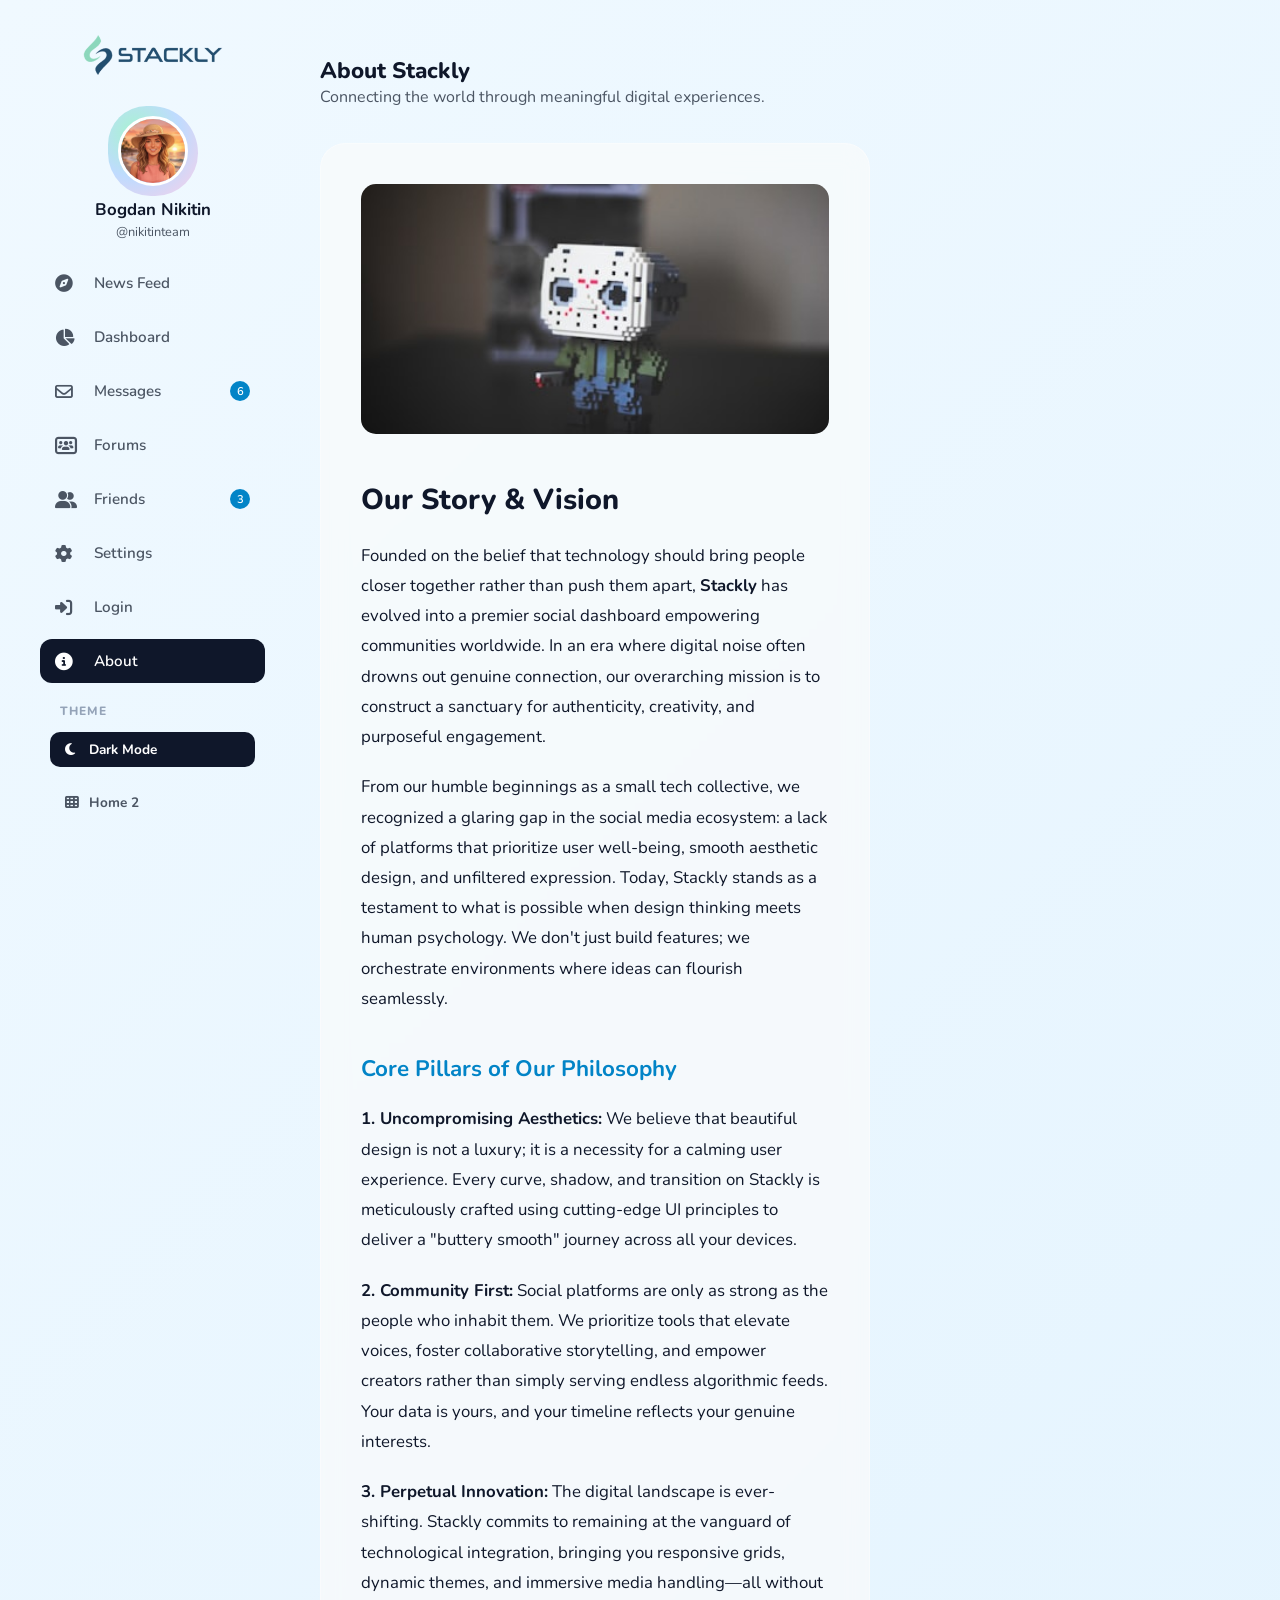
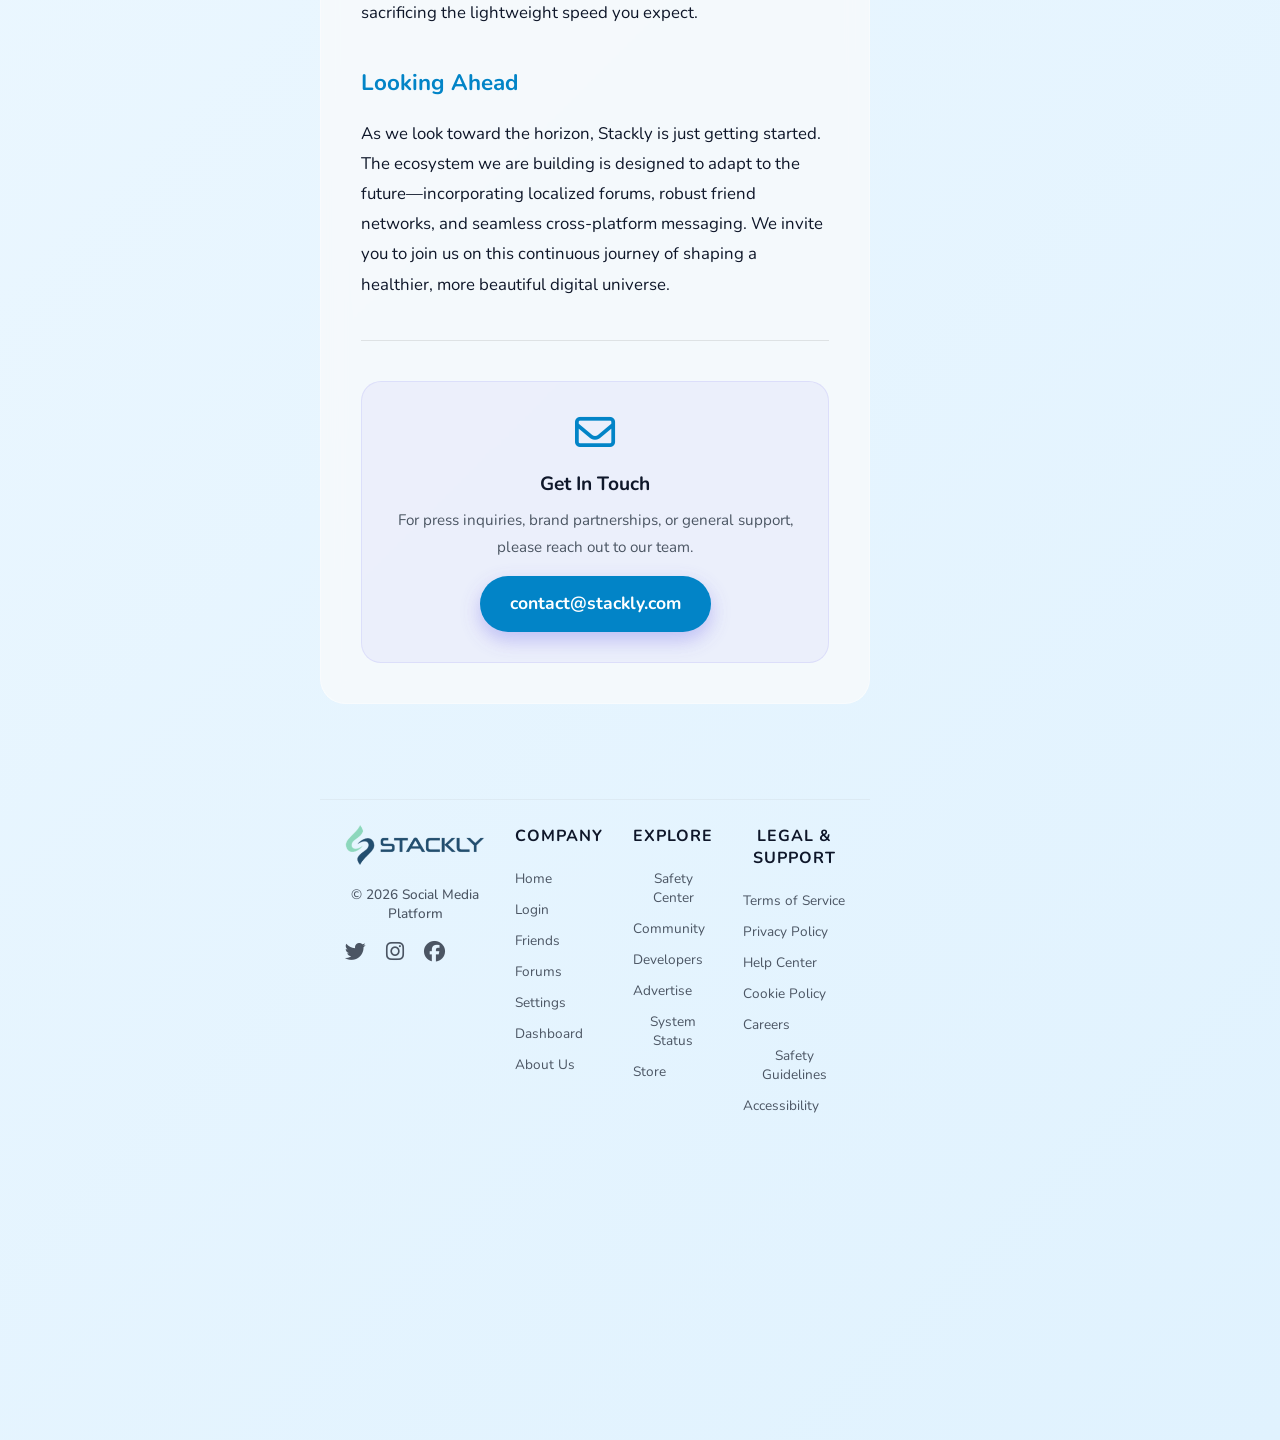
<file: about.html>
<!DOCTYPE html>
<html lang="en">

<head>
    <meta charset="UTF-8">
    <meta name="viewport" content="width=device-width, initial-scale=1.0">
    <title>About Us | Stackly Social Dashboard</title>
    <link href="https://fonts.googleapis.com/css2?family=Nunito:wght@400;500;600;700;800&display=swap" rel="stylesheet">
    <link rel="stylesheet" href="https://cdnjs.cloudflare.com/ajax/libs/font-awesome/6.4.0/css/all.min.css">
    <link rel="stylesheet" href="style.css">
</head>

<body>

    <!-- Loading Animation -->
    <div id="loader" class="loader-container">
        <div class="loader-spinner"></div>
    </div>

    <div class="dashboard-wrapper">
        <!-- TOP BAR FOR BRANDING & CONTROLS -->
        <header class="top-bar">
            <button id="mobile-drawer-trigger" class="mobile-drawer-btn">
                <i class="fa-solid fa-bars"></i>
            </button>
            <div class="top-bar-center">
                <a href="index.html">
                    <img src="images/stackly jpg.webp" alt="Stackly Logo" class="top-logo">
                </a>
            </div>
            <div class="top-bar-right">
                <a href="404.html" class="top-contact-link">
                    <i class="fa-solid fa-circle-user"></i>
                </a>
            </div>
        </header>

        <div id="drawer-overlay" class="drawer-overlay"></div>
        <div class="dashboard-container">
            <!-- LEFT SIDEBAR -->
            <aside class="sidebar">
                <!-- APP LOGO -->
                <div class="app-logo-section">
                    <a href="about.html"><img src="images/stackly jpg.webp" alt="Stackly Logo" class="app-logo"></a>
                </div>
                <div class="profile-section">
                    <div class="profile-avatar-box">
                        <div class="blob-bg"></div>
                        <img src="images/refresh_avatar_11.webp" alt="Bogdan Nikitin" class="main-avatar">
                    </div>
                    <h2>Bogdan Nikitin</h2>
                    <p>@nikitinteam</p>
                </div>

                <nav class="main-nav">
                    <a href="index.html" class="nav-item">
                        <i class="fa-solid fa-compass"></i>
                        <span>News Feed</span>
                    </a>
                    <a href="index.html" class="nav-item">
                        <i class="fa-solid fa-chart-pie"></i>
                        <span>Dashboard</span>
                    </a>
                    <a href="index.html" class="nav-item">
                        <i class="fa-regular fa-envelope"></i>
                        <span>Messages</span>
                        <span class="badge">6</span>
                    </a>
                    <a href="index.html" class="nav-item">
                        <i class="fa-solid fa-users-rectangle"></i>
                        <span>Forums</span>
                    </a>
                    <a href="index.html" class="nav-item">
                        <i class="fa-solid fa-user-group"></i>
                        <span>Friends</span>
                        <span class="badge">3</span>
                    </a>

                    <a href="index.html" class="nav-item">
                        <i class="fa-solid fa-gear"></i>
                        <span>Settings</span>
                    </a>
                    <a href="login.html" class="nav-item">
                        <i class="fa-solid fa-right-to-bracket"></i>
                        <span>Login</span>
                    </a>
                    <a href="about.html" class="nav-item active">
                        <i class="fa-solid fa-circle-info"></i>
                        <span>About</span>
                    </a>
                </nav>

                <div class="theme-switcher">
                    <p class="theme-title">Theme</p>
                    <button id="theme-toggle" class="theme-btn active">
                        <i class="fa-solid fa-moon" style="width: 20px;"></i> <span>Dark Mode</span>
                    </button>
                    <a href="home2.html" class="theme-btn" style="margin-top: 10px;">
                        <i class="fa-solid fa-table-cells" style="width: 20px;"></i> <span>Home 2</span>
                    </a>
                </div>

            </aside>

            <!-- MAIN CONTENT AREA WRAPPER -->
            <div id="content-about" class="content-section active" style="display: contents;">
                <!-- MAIN CONTENT -->
                <main class="feed">
                    <header class="feed-header alt-header" style="margin-bottom: 20px;">
                        <div>
                            <h1>About Stackly</h1>
                            <p>Connecting the world through meaningful digital experiences.</p>
                        </div>
                    </header>

                    <div class="glass-card about-card">
                        <img src="images/unsplash_photo-1522346513757-54c552451fdc.webp" alt="Stackly Vision"
                            style="width: 100%; height: 250px; object-fit: cover; border-radius: 15px; margin-bottom: 30px;">

                        <h2 style="color: var(--text-main); font-size: 1.8rem; margin-bottom: 15px; font-weight: 800;">
                            Our Story & Vision</h2>
                        <p style="color: var(--text-main); font-size: 1.05rem; margin-bottom: 20px;">
                            Founded on the belief that technology should bring people closer together rather than push
                            them apart, <strong>Stackly</strong> has evolved into a premier social dashboard empowering
                            communities worldwide. In an era where digital noise often drowns out genuine connection,
                            our overarching mission is to construct a sanctuary for authenticity, creativity, and
                            purposeful engagement.
                        </p>
                        <p style="color: var(--text-main); font-size: 1.05rem; margin-bottom: 20px;">
                            From our humble beginnings as a small tech collective, we recognized a glaring gap in the
                            social media ecosystem: a lack of platforms that prioritize user well-being, smooth
                            aesthetic design, and unfiltered expression. Today, Stackly stands as a testament to what is
                            possible when design thinking meets human psychology. We don't just build features; we
                            orchestrate environments where ideas can flourish seamlessly.
                        </p>

                        <h3
                            style="color: var(--primary); font-size: 1.4rem; margin-top: 35px; margin-bottom: 15px; font-weight: 700;">
                            Core Pillars of Our Philosophy</h3>
                        <p style="color: var(--text-main); font-size: 1.05rem; margin-bottom: 20px;">
                            <strong>1. Uncompromising Aesthetics:</strong> We believe that beautiful design is not a
                            luxury; it is a necessity for a calming user experience. Every curve, shadow, and transition
                            on Stackly is meticulously crafted using cutting-edge UI principles to deliver a "buttery
                            smooth" journey across all your devices.
                        </p>
                        <p style="color: var(--text-main); font-size: 1.05rem; margin-bottom: 20px;">
                            <strong>2. Community First:</strong> Social platforms are only as strong as the people who
                            inhabit them. We prioritize tools that elevate voices, foster collaborative storytelling,
                            and empower creators rather than simply serving endless algorithmic feeds. Your data is
                            yours, and your timeline reflects your genuine interests.
                        </p>
                        <p style="color: var(--text-main); font-size: 1.05rem; margin-bottom: 20px;">
                            <strong>3. Perpetual Innovation:</strong> The digital landscape is ever-shifting. Stackly
                            commits to remaining at the vanguard of technological integration, bringing you responsive
                            grids, dynamic themes, and immersive media handling—all without sacrificing the lightweight
                            speed you expect.
                        </p>

                        <h3
                            style="color: var(--primary); font-size: 1.4rem; margin-top: 35px; margin-bottom: 15px; font-weight: 700;">
                            Looking Ahead</h3>
                        <p style="color: var(--text-main); font-size: 1.05rem; margin-bottom: 30px;">
                            As we look toward the horizon, Stackly is just getting started. The ecosystem we are
                            building is designed to adapt to the future—incorporating localized forums, robust friend
                            networks, and seamless cross-platform messaging. We invite you to join us on this continuous
                            journey of shaping a healthier, more beautiful digital universe.
                        </p>

                        <hr style="border: 0; border-top: 1px solid rgba(128, 128, 128, 0.2); margin: 40px 0;">

                        <div
                            style="text-align: center; background: rgba(79, 70, 229, 0.05); padding: 30px; border-radius: 20px; border: 1px solid rgba(79, 70, 229, 0.1); margin: 0 auto; max-width: 100%;">
                            <i class="fa-regular fa-envelope"
                                style="font-size: 2.5rem; color: var(--primary); margin-bottom: 15px;"></i>
                            <h4
                                style="color: var(--text-main); font-size: 1.2rem; font-weight: 700; margin-bottom: 5px;">
                                Get In Touch</h4>
                            <p style="color: var(--text-muted); font-size: 0.95rem; margin-bottom: 15px;">For press
                                inquiries, brand partnerships, or general support, please reach out to our team.</p>
                            <a href="404.html" class="contact-link">
                                contact@stackly.com
                            </a>
                        </div>
                    </div>

                    <!-- Main Footer -->
                    <footer class="main-footer">
                        <div class="footer-columns">
                            <div class="footer-branding">
                                <a href="index.html">
                                    <img src="images/stackly jpg.webp" alt="Stackly Logo" class="footer-logo-large">
                                </a>
                                <p>&copy; 2026 Social Media Platform</p>
                                <div class="main-footer-socials">
                                    <a href="404.html" class="tw"><i class="fa-brands fa-twitter"></i></a>
                                    <a href="404.html" class="ig"><i class="fa-brands fa-instagram"></i></a>
                                    <a href="404.html" class="fb"><i class="fa-brands fa-facebook"></i></a>
                                </div>
                            </div>
                            <div class="footer-col">
                                <h4>Company</h4>
                                <a href="index.html">Home</a>
                                <a href="login.html">Login</a>
                                <a href="index.html#friends">Friends</a>
                                <a href="index.html#forums">Forums</a>
                                <a href="index.html#settings">Settings</a>
                                <a href="index.html#dashboard">Dashboard</a>
                                <a href="about.html">About Us</a>
                            </div>
                            <div class="footer-col">
                                <h4>Explore</h4>
                                <a href="404.html">Safety Center</a>
                                <a href="404.html">Community</a>
                                <a href="404.html">Developers</a>
                                <a href="404.html">Advertise</a>
                                <a href="404.html">System Status</a>
                                <a href="404.html">Store</a>
                            </div>
                            <div class="footer-col">
                                <h4>Legal & Support</h4>
                                <a href="404.html">Terms of Service</a>
                                <a href="404.html">Privacy Policy</a>
                                <a href="404.html">Help Center</a>
                                <a href="404.html">Cookie Policy</a>
                                <a href="404.html">Careers</a>
                                <a href="404.html">Safety Guidelines</a>
                                <a href="404.html">Accessibility</a>
                            </div>
                        </div>
                    </footer>
                </main>
            </div>
        </div>
    </div>

    <!-- JS Scripts -->
    <script src="script.js"></script>

</body>

</html>
</file>
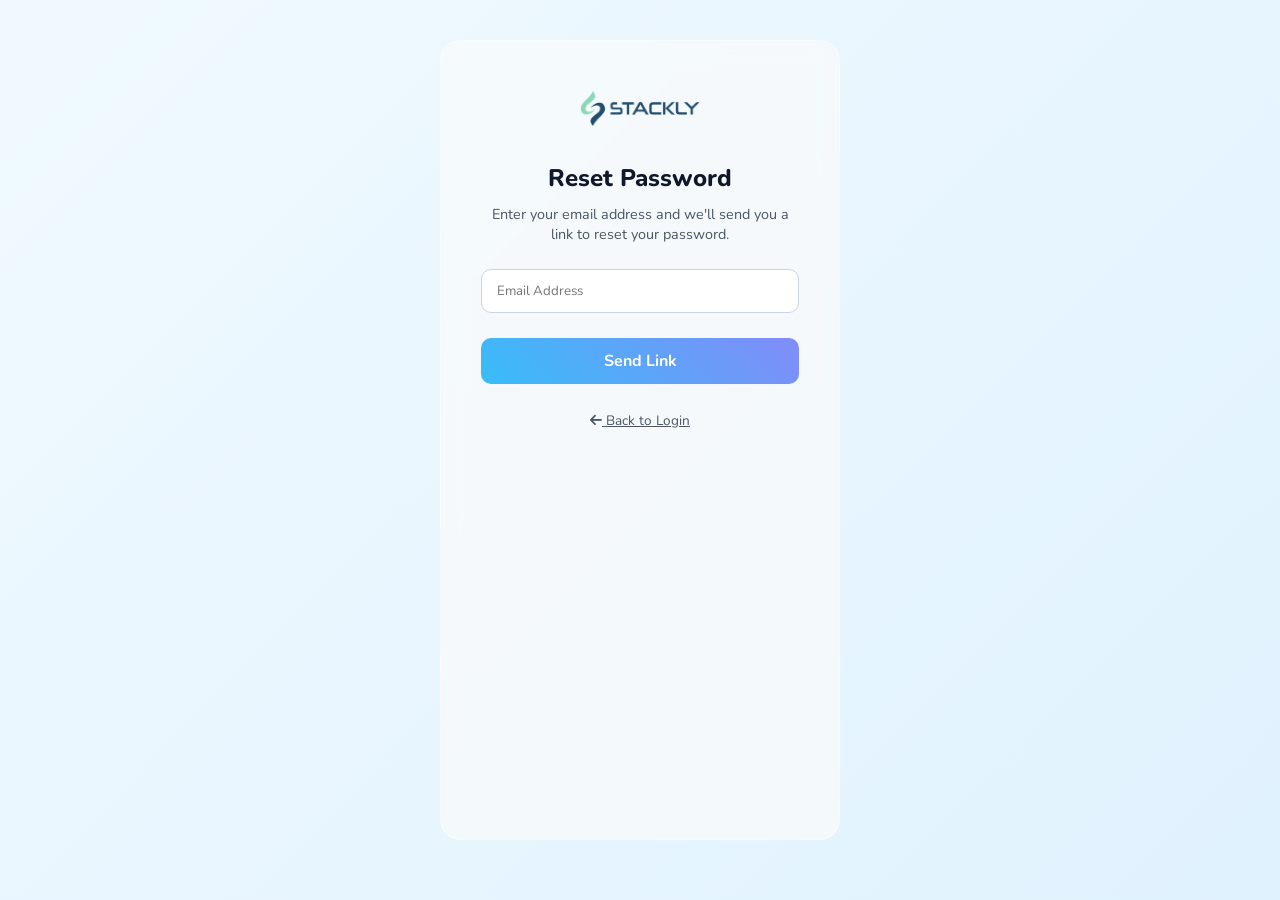
<file: forgot_password.html>
<!DOCTYPE html>
<html lang="en">

<head>
    <meta charset="UTF-8">
    <meta name="viewport" content="width=device-width, initial-scale=1.0">
    <title>Forgot Password - Social Dashboard</title>
    <link href="https://fonts.googleapis.com/css2?family=Nunito:wght@400;500;600;700;800&display=swap" rel="stylesheet">
    <link rel="stylesheet" href="https://cdnjs.cloudflare.com/ajax/libs/font-awesome/6.4.0/css/all.min.css">
    <link rel="stylesheet" href="style.css">
</head>

<body class="auth-page">
    <!-- Loading Animation -->
    <div id="loader" class="loader-container">
        <div class="loader-spinner"></div>
    </div>

    <div class="dashboard-wrapper">
        <!-- TOP BAR FOR BRANDING & CONTROLS -->
        <header class="top-bar">
            <div class="top-bar-left" style="width: 40px;"></div>
            <div class="top-bar-center">
                <a href="index.html">
                    <img src="images/stackly jpg.webp" alt="Stackly Logo" class="top-logo">
                </a>
            </div>
            <div class="top-bar-right" style="width: 40px;">
                <a href="index.html" class="top-contact-link">
                    <i class="fa-solid fa-house"></i>
                </a>
            </div>
        </header>


        <div class="login-container"
            style="display: flex; justify-content: center; width: 100%; z-index: 5; padding: 40px 20px;">
            <div class="glass-card new-post-st"
                style="width: 100%; max-width: 400px; padding: 40px; text-align: center;">
                <div class="app-logo-section" style="margin-bottom: 20px;">
                    <a href="forgot_password.html">
                        <img src="images/stackly jpg.webp" alt="Stackly Logo" class="app-logo" style="width: 120px;">
                    </a>
                </div>
                <h2 style="margin-bottom: 10px; font-weight: 800;">Reset Password</h2>
                <p style="margin-bottom: 25px; font-size: 0.9rem; color: var(--text-muted);">
                    Enter your email address and we'll send you a link to reset your password.
                </p>

                <form action="404.html" method="GET" style="display: flex; flex-direction: column; gap: 15px;">
                    <input type="email" placeholder="Email Address" required
                        style="padding: 12px 15px; border-radius: 10px; border: 1px solid #cbd5e1; outline: none; font-family: inherit;">

                    <button type="submit" class="gradient-btn"
                        style="padding: 12px; font-size: 1rem; border-radius: 10px; margin-top: 10px; font-weight: 700; color: white;">Send
                        Link</button>
                </form>

                <div style="margin-top: 25px;">
                    <a href="login.html"
                        style="color: var(--text-muted); font-size: 0.85rem; text-decoration: underline;"><i
                            class="fa-solid fa-arrow-left"></i> Back to Login</a>
                </div>
            </div>
        </div>
    </div>

    <script src="script.js"></script>
</body>

</html>
</file>
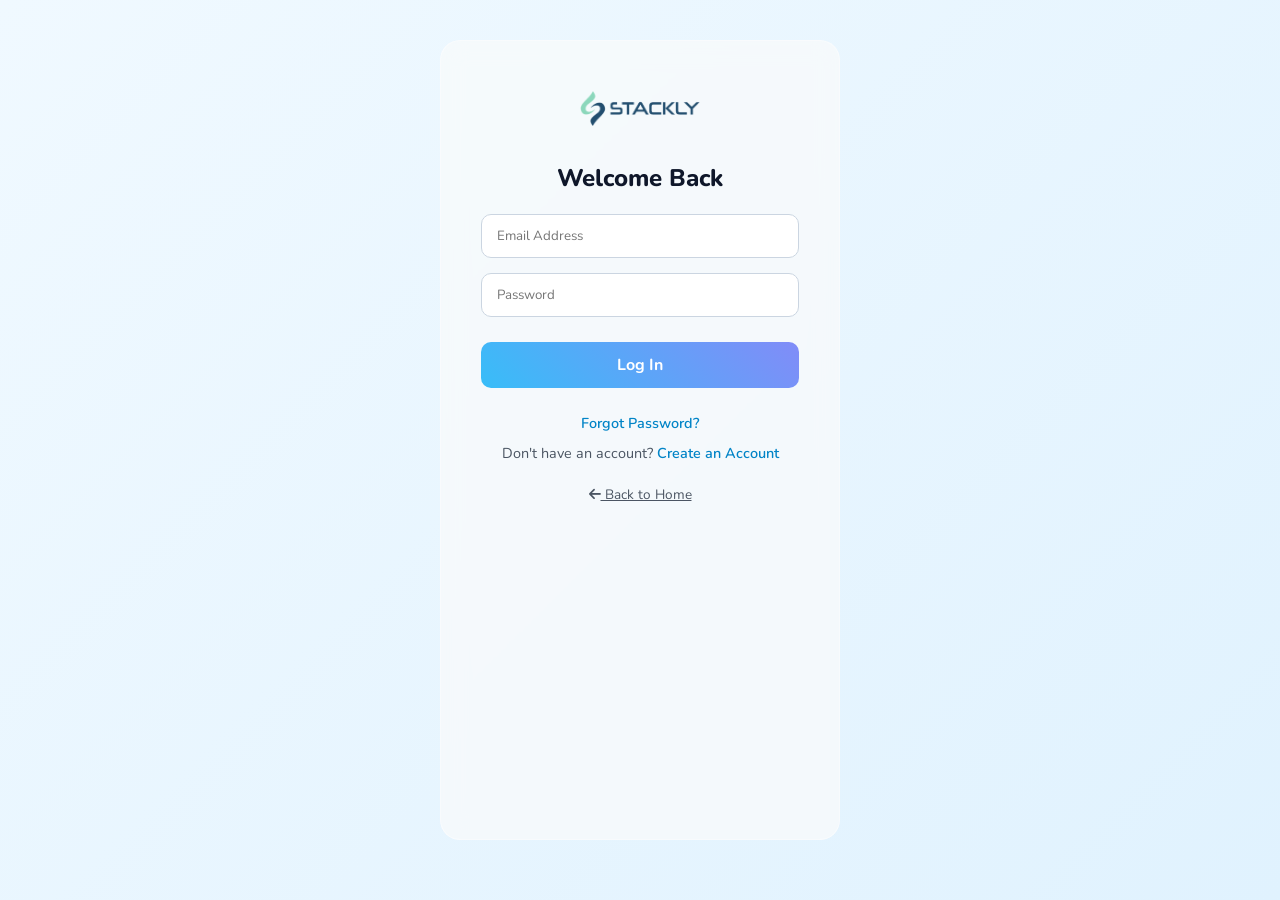
<file: login.html>
<!DOCTYPE html>
<html lang="en">

<head>
    <meta charset="UTF-8">
    <meta name="viewport" content="width=device-width, initial-scale=1.0">
    <title>Login - Social Dashboard</title>
    <link href="https://fonts.googleapis.com/css2?family=Nunito:wght@400;500;600;700;800&display=swap" rel="stylesheet">
    <link rel="stylesheet" href="https://cdnjs.cloudflare.com/ajax/libs/font-awesome/6.4.0/css/all.min.css">
    <link rel="stylesheet" href="style.css">
</head>

<body class="auth-page">
    <!-- Loading Animation -->
    <div id="loader" class="loader-container">
        <div class="loader-spinner"></div>
    </div>

    <div class="dashboard-wrapper">
        <!-- TOP BAR FOR BRANDING & CONTROLS -->
        <header class="top-bar">
            <div class="top-bar-left" style="width: 40px;"></div>
            <div class="top-bar-center">
                <a href="index.html">
                    <img src="images/stackly jpg.webp" alt="Stackly Logo" class="top-logo">
                </a>
            </div>
            <div class="top-bar-right" style="width: 40px;">
                <a href="index.html" class="top-contact-link">
                    <i class="fa-solid fa-house"></i>
                </a>
            </div>
        </header>


        <div class="login-container"
            style="display: flex; justify-content: center; width: 100%; z-index: 5; padding: 40px 20px;">
            <div class="glass-card new-post-st"
                style="width: 100%; max-width: 400px; padding: 40px; text-align: center;">
                <div class="app-logo-section" style="margin-bottom: 20px;">
                    <a href="login.html">
                        <img src="images/stackly jpg.webp" alt="Stackly Logo" class="app-logo" style="width: 120px;">
                    </a>
                </div>
                <h2 style="margin-bottom: 20px; font-weight: 800;">Welcome Back</h2>

                <form action="404.html" method="GET" style="display: flex; flex-direction: column; gap: 15px;">
                    <input type="email" placeholder="Email Address" required
                        style="padding: 12px 15px; border-radius: 10px; border: 1px solid #cbd5e1; outline: none; font-family: inherit;">
                    <input type="password" placeholder="Password" required
                        style="padding: 12px 15px; border-radius: 10px; border: 1px solid #cbd5e1; outline: none; font-family: inherit;">

                    <button type="submit" class="gradient-btn"
                        style="padding: 12px; font-size: 1rem; border-radius: 10px; margin-top: 10px; font-weight: 700; color: white;">Log
                        In</button>
                </form>

                <div style="margin-top: 25px; display: flex; flex-direction: column; gap: 10px; font-size: 0.9rem;">
                    <a href="forgot_password.html" style="color: var(--primary); font-weight: 600;">Forgot Password?</a>
                    <span style="color: var(--text-muted);">Don't have an account? <a href="sign_up.html"
                            style="color: var(--primary); font-weight: 600;">Create an Account</a></span>
                </div>

                <div style="margin-top: 20px;">
                    <a href="index.html"
                        style="color: var(--text-muted); font-size: 0.85rem; text-decoration: underline;"><i
                            class="fa-solid fa-arrow-left"></i> Back to Home</a>
                </div>
            </div>
        </div>
    </div>

    <script src="script.js"></script>
</body>

</html>
</file>
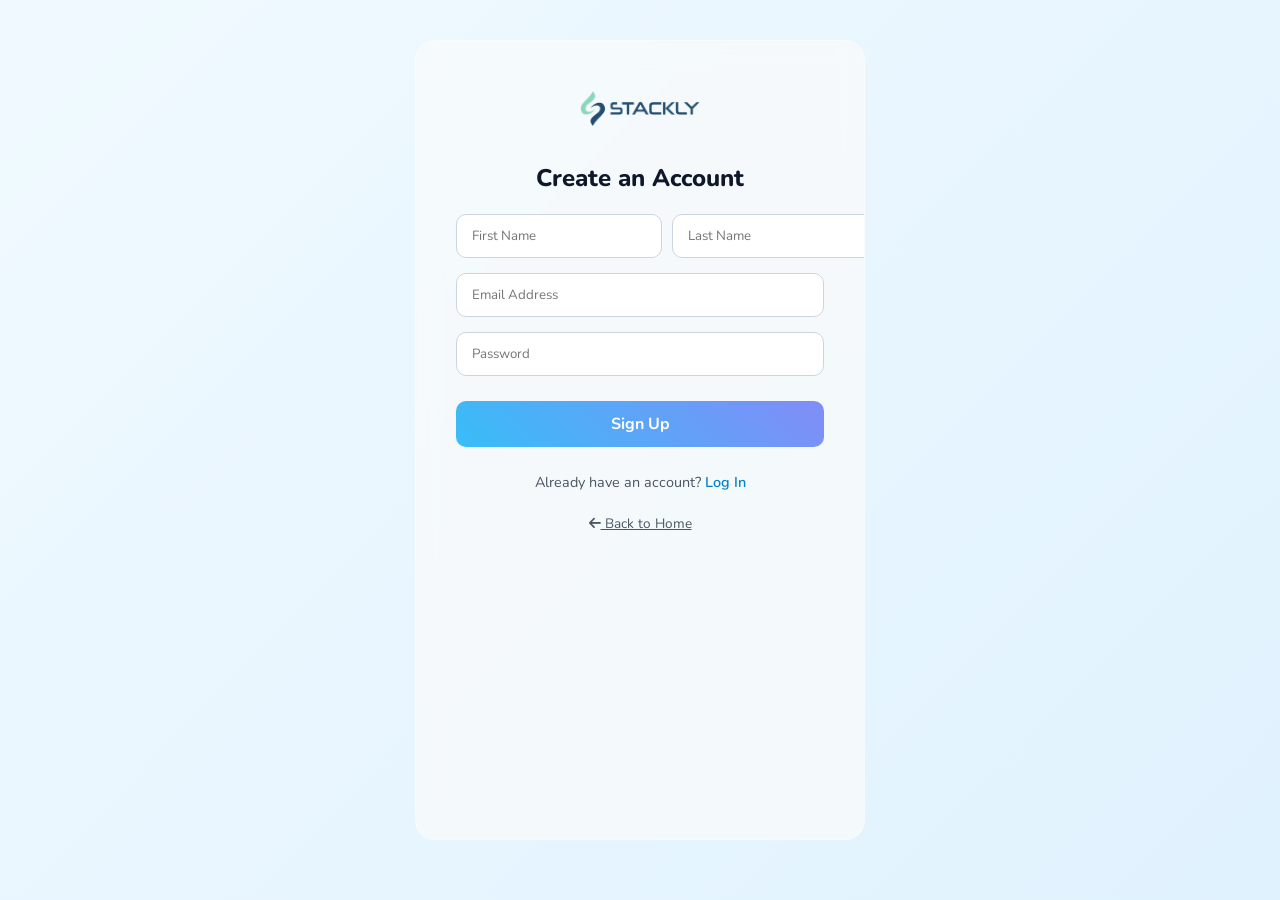
<file: sign_up.html>
<!DOCTYPE html>
<html lang="en">

<head>
    <meta charset="UTF-8">
    <meta name="viewport" content="width=device-width, initial-scale=1.0">
    <title>Sign Up - Social Dashboard</title>
    <link href="https://fonts.googleapis.com/css2?family=Nunito:wght@400;500;600;700;800&display=swap" rel="stylesheet">
    <link rel="stylesheet" href="https://cdnjs.cloudflare.com/ajax/libs/font-awesome/6.4.0/css/all.min.css">
    <link rel="stylesheet" href="style.css">
</head>

<body class="auth-page">
    <!-- Loading Animation -->
    <div id="loader" class="loader-container">
        <div class="loader-spinner"></div>
    </div>

    <div class="dashboard-wrapper">
        <!-- TOP BAR FOR BRANDING & CONTROLS -->
        <header class="top-bar">
            <div class="top-bar-left" style="width: 40px;"></div>
            <div class="top-bar-center">
                <a href="index.html">
                    <img src="images/stackly jpg.webp" alt="Stackly Logo" class="top-logo">
                </a>
            </div>
            <div class="top-bar-right" style="width: 40px;">
                <a href="index.html" class="top-contact-link">
                    <i class="fa-solid fa-house"></i>
                </a>
            </div>
        </header>


        <div class="login-container"
            style="display: flex; justify-content: center; width: 100%; z-index: 5; padding: 40px 20px;">
            <div class="glass-card new-post-st"
                style="width: 100%; max-width: 450px; padding: 40px; text-align: center;">
                <div class="app-logo-section" style="margin-bottom: 20px;">
                    <a href="sign_up.html">
                        <img src="images/stackly jpg.webp" alt="Stackly Logo" class="app-logo" style="width: 120px;">
                    </a>
                </div>
                <h2 style="margin-bottom: 20px; font-weight: 800;">Create an Account</h2>

                <!-- Submits to the error page as requested -->
                <form action="404.html" method="GET" style="display: flex; flex-direction: column; gap: 15px;">
                    <div class="name-row">
                        <input type="text" id="first-name" placeholder="First Name" required
                            pattern="[a-zA-Z\s]+" title="Please enter alphabets only"
                            style="flex: 1; padding: 12px 15px; border-radius: 10px; border: 1px solid #cbd5e1; outline: none; font-family: inherit;">
                        <input type="text" id="last-name" placeholder="Last Name" required
                            pattern="[a-zA-Z\s]+" title="Please enter alphabets only"
                            style="flex: 1; padding: 12px 15px; border-radius: 10px; border: 1px solid #cbd5e1; outline: none; font-family: inherit;">
                    </div>
                    <input type="email" placeholder="Email Address" required
                        style="padding: 12px 15px; border-radius: 10px; border: 1px solid #cbd5e1; outline: none; font-family: inherit;">
                    <input type="password" placeholder="Password" required
                        style="padding: 12px 15px; border-radius: 10px; border: 1px solid #cbd5e1; outline: none; font-family: inherit;">

                    <button type="submit" class="gradient-btn"
                        style="padding: 12px; font-size: 1rem; border-radius: 10px; margin-top: 10px; font-weight: 700; color: white;">Sign
                        Up</button>
                </form>

                <div style="margin-top: 25px; display: flex; flex-direction: column; gap: 10px; font-size: 0.9rem;">
                    <span style="color: var(--text-muted);">Already have an account? <a href="login.html"
                            style="color: var(--primary); font-weight: 600;">Log In</a></span>
                </div>

                <div style="margin-top: 20px;">
                    <a href="index.html"
                        style="color: var(--text-muted); font-size: 0.85rem; text-decoration: underline;"><i
                            class="fa-solid fa-arrow-left"></i> Back to Home</a>
                </div>
            </div>
        </div>
    </div>

    <script src="script.js"></script>
</body>

</html>
</file>
<file: style.css>
:root {
    --bg-page: linear-gradient(135deg, #f0f9ff 0%, #e0f2fe 100%);
    --bg-container: transparent;
    --text-main: #0f172a;
    --text-muted: #4b5563;
    --primary: #0284c7;
    --post1-bg: rgba(255, 255, 255, 0.9);
    --post2-bg: rgba(248, 250, 252, 0.8);
    --pink-accent: #db2777;
    --red-like: #dc2626;
    --bg-active: var(--text-main);
    --text-active: #ffffff;
}

.top-bar {
    display: none;
}

* {
    margin: 0;
    padding: 0;
    box-sizing: border-box;
    font-family: 'Nunito', sans-serif;
}

.mobile-only-home {
    display: none !important;
}

body {
    background: var(--bg-page);
    min-height: 100vh;
    margin: 0;
    padding: 0;
    overflow-x: hidden;
}

/* Auth Page specific override: always allow scrolling for auth forms */
body.auth-page {
    height: auto !important;
    min-height: 100vh;
    overflow: auto !important;
}

body.auth-page .dashboard-container {
    height: auto !important;
    overflow: visible !important;
}

/* Base Layout */
.dashboard-wrapper {
    position: relative;
    width: 100%;
    max-width: 100%;
    min-height: 100vh;
    display: flex;
    overflow-x: hidden;
}

.floating-avatar {
    position: absolute;
    width: 60px;
    height: 60px;
    border-radius: 50%;
    border: 4px solid #fff;
    box-shadow: 0 10px 25px rgba(0, 0, 0, 0.15);
    z-index: 10;
    animation: float 6s ease-in-out infinite;
}

.floating-avatar img {
    width: 100%;
    height: 100%;
    border-radius: 50%;
    object-fit: cover;
}

.float-left {
    top: 60%;
    left: 20px;
}

.float-right {
    top: 25%;
    right: 20px;
    animation-delay: -3s;
}

@keyframes float {
    0% {
        transform: translateY(0px);
    }

    50% {
        transform: translateY(-15px);
    }

    100% {
        transform: translateY(0px);
    }
}

.dashboard-container {
    background: transparent;
    border-radius: 0;
    padding: 0 40px;
    display: grid;
    grid-template-columns: 240px 1fr 300px;
    gap: 40px;
    width: 100%;
    margin: 0;
    min-height: 100vh;
}

/* Typography & Globals */
h1,
h2,
h3,
h4 {
    color: var(--text-main);
}

p,
span {
    color: var(--text-muted);
}

a {
    text-decoration: none;
    transition: all 0.3s cubic-bezier(0.25, 0.8, 0.25, 1);
}

button {
    border: none;
    background: none;
    cursor: pointer;
    font-family: inherit;
    transition: all 0.3s cubic-bezier(0.25, 0.8, 0.25, 1);
}

/* Scrollable columns internally */
.sidebar,
.feed,
.right-sidebar,
.content-section {
    padding: 25px 15px 100px 0;
    scrollbar-width: thin;
    scrollbar-color: rgba(79, 70, 229, 0.2) transparent;
}

/* Base state for content section: hidden unless active */
.content-section {
    display: none;
}

/* Grid layout for desktop: spans middle and right column, internal grid handles the split */
@media (min-width: 1025px) {
    .content-section.active {
        display: grid !important;
        grid-column: 2 / 4;
        grid-template-columns: 1fr 300px;
        gap: 40px;
    }
}

@media (min-width: 1025px) {
    .dashboard-container,
    .dashboard-wrapper {
        height: auto !important;
        overflow: visible !important;
    }

    .sidebar,
    .feed,
    .right-sidebar,
    .content-section {
        height: auto !important;
        overflow-y: visible !important;
        max-height: none !important;
    }
    
    body {
        height: auto !important;
        overflow-y: auto !important;
        overflow-x: hidden !important;
    }
}

/* Allow visible scrollbar for navigation as requested */
.sidebar {
    scrollbar-width: auto;
    scrollbar-color: var(--primary) transparent;
}

.sidebar::-webkit-scrollbar {
    width: 6px;
    display: block !important;
}

.sidebar::-webkit-scrollbar-thumb {
    background: var(--primary);
    border-radius: 10px;
}

.feed::-webkit-scrollbar,
.right-sidebar::-webkit-scrollbar,
.content-section::-webkit-scrollbar {
    width: 6px;
}

.feed::-webkit-scrollbar-thumb,
.right-sidebar::-webkit-scrollbar-thumb,
.content-section::-webkit-scrollbar-thumb {
    background: rgba(79, 70, 229, 0.2);
    border-radius: 10px;
}

/* Prevent squishing when flex container overflows */
.sidebar>*,
.feed>*,
.right-sidebar>* {
    flex-shrink: 0;
}

/* ================== LEFT SIDEBAR ================== */
.sidebar {
    display: flex;
    flex-direction: column;
    gap: 20px;
}

/* App Logo */
.app-logo-section {
    display: flex;
    justify-content: center;
    padding: 10px 0;
}

.app-logo {
    width: 140px;
    height: auto;
    object-fit: contain;
}

.profile-section {
    display: flex;
    flex-direction: column;
    align-items: center;
    text-align: center;
    padding-top: 5px;
}

.profile-avatar-box {
    position: relative;
    width: 70px;
    height: 70px;
    margin-bottom: 12px;
}

.blob-bg {
    position: absolute;
    top: -10px;
    left: -10px;
    right: -10px;
    bottom: -10px;
    background: radial-gradient(circle at 30% 30%, #a7f3d0, #bfdbfe, #fbcfe8);
    border-radius: 45% 55% 50% 50%;
    z-index: 1;
    animation: morph 8s ease-in-out infinite;
}

@keyframes morph {
    0% {
        border-radius: 45% 55% 50% 50%;
    }

    50% {
        border-radius: 55% 45% 55% 45%;
    }

    100% {
        border-radius: 45% 55% 50% 50%;
    }
}

.profile-avatar-box img {
    position: relative;
    width: 100%;
    height: 100%;
    border-radius: 50%;
    object-fit: cover;
    border: 3px solid #fff;
    z-index: 2;
    transition: transform 0.4s cubic-bezier(0.175, 0.885, 0.32, 1.275);
    cursor: pointer;
}

.profile-avatar-box img:hover {
    transform: scale(1.08) rotate(3deg);
}

.profile-section h2 {
    font-size: 1.05rem;
    font-weight: 700;
    margin-bottom: 2px;
}

.profile-section p {
    font-size: 0.8rem;
}

/* Navigation */
.main-nav {
    display: flex;
    flex-direction: column;
    gap: 10px;
}

.nav-item {
    display: flex;
    align-items: center;
    padding: 12px 15px;
    border-radius: 12px;
    color: var(--text-muted);
    font-weight: 600;
    font-size: 0.95rem;
    transition: all 0.3s cubic-bezier(0.25, 0.8, 0.25, 1);
}

.nav-item i {
    width: 24px;
    font-size: 1.1rem;
    margin-right: 15px;
}


.nav-item:hover:not(.active) {
    background: rgba(79, 70, 229, 0.1);
    color: var(--primary);
    transform: translateX(4px);
}

.nav-item .badge {
    margin-left: auto;
    background: var(--primary);
    color: #fff;
    font-size: 0.7rem;
    width: 20px;
    height: 20px;
    display: flex;
    align-items: center;
    justify-content: center;
    border-radius: 50%;
}


/* Theme Switcher */
.theme-switcher {
    display: flex;
    flex-direction: column;
    gap: 8px;
    padding: 0 10px;
}

.theme-title {
    font-size: 0.75rem;
    text-transform: uppercase;
    font-weight: 800;
    letter-spacing: 1px;
    margin-bottom: 5px;
    margin-left: 10px;
    color: #94a3b8;
}

.theme-btn {
    padding: 8px 15px;
    border-radius: 10px;
    font-size: 0.85rem;
    font-weight: 700;
    color: var(--text-muted);
    transition: 0.3s;
    text-align: left;
    display: block;
    width: 100%;
    border: none;
    background: transparent;
    cursor: pointer;
}

.theme-btn:hover {
    background: #f1f5f9;
    color: var(--text-main);
}

.theme-btn.active,
.nav-item.active {
    background: var(--bg-active) !important;
    color: var(--text-active) !important;
}

.theme-btn.active *,
.nav-item.active * {
    color: var(--text-active) !important;
}

/* Download Card */
.download-card {
    margin-top: auto;
    padding: 20px 15px;
    text-align: center;
    border-radius: 20px;
    position: relative;
    overflow: hidden;
    border: 2px dashed #e2e8f0;
    background: #fafaf9;
    min-height: 135px;
}

.download-blob {
    width: 65px;
    height: 65px;
    background: radial-gradient(circle at top left, #a7f3d0, #bfdbfe, #c084fc);
    border-radius: 40% 60% 50% 50%;
    margin: 0 auto 10px auto;
}

.download-content {
    position: relative;
    z-index: 5;
}

.download-content p {
    font-weight: 700;
    color: var(--text-main);
    font-size: 0.9rem;
    margin-top: 5px;
}

.mini-avatar {
    position: absolute;
    width: 28px;
    height: 28px;
    border-radius: 50%;
    border: 2px solid #fff;
    box-shadow: 0 4px 10px rgba(0, 0, 0, 0.1);
}

.pos-1 {
    top: -65px;
    left: 15px;
}

.pos-2 {
    top: -50px;
    right: 15px;
    width: 24px;
    height: 24px;
}

.pos-3 {
    top: -15px;
    left: 30px;
    width: 22px;
    height: 22px;
}


/* ================== MAIN FEED ================== */
.feed {
    display: flex;
    flex-direction: column;
    gap: 15px;
}

.feed-header {
    display: flex;
    justify-content: space-between;
    align-items: center;
    margin-bottom: 5px;
    padding-top: 5px;
}

.feed-header h1 {
    font-size: 1.4rem;
    font-weight: 800;
}

.feed-tabs {
    display: flex;
    gap: 15px;
    font-size: 0.85rem;
    font-weight: 600;
}

.tab {
    cursor: pointer;
    transition: all 0.3s cubic-bezier(0.25, 0.8, 0.25, 1);
    position: relative;
}

.tab::after {
    content: '';
    position: absolute;
    bottom: -4px;
    left: 50%;
    transform: translateX(-50%) scaleX(0);
    width: 60%;
    height: 3px;
    background: var(--primary);
    border-radius: 2px;
    transition: transform 0.3s cubic-bezier(0.25, 0.8, 0.25, 1);
}

.tab.active::after {
    transform: translateX(-50%) scaleX(1);
}

.tab.active {
    color: var(--primary);
}

.tab:hover:not(.active) {
    color: var(--primary);
}

/* Post Cards */
.post-card {
    position: relative;
    z-index: 10;
    border-radius: 24px;
    padding: 20px;
    transition: all 0.4s cubic-bezier(0.165, 0.84, 0.44, 1);
    animation: slideUpFade 0.6s cubic-bezier(0.165, 0.84, 0.44, 1) both;
}

.post-card.menu-open {
    z-index: 1000 !important;
}

.post-card:hover {
    transform: translateY(-6px);
    box-shadow: 0 12px 30px rgba(0, 0, 0, 0.08);
}

.post-1 {
    background: var(--post1-bg);
}

.post-2 {
    background: var(--post2-bg);
    margin-bottom: 5px;
}

.hero-img {
    width: 100%;
    max-height: 250px;
    object-fit: cover;
    border-radius: 20px 20px 0 0;
}

.post-header {
    display: flex;
    justify-content: space-between;
    align-items: center;
    margin-bottom: 12px;
}

.user-info {
    display: flex;
    align-items: center;
    gap: 10px;
}

.post-avatar {
    width: 40px;
    height: 40px;
    border-radius: 50%;
    object-fit: cover;
    transition: transform 0.3s cubic-bezier(0.175, 0.885, 0.32, 1.275);
    cursor: pointer;
}

.post-avatar:hover {
    transform: scale(1.1);
}

.user-info h4 {
    font-size: 0.95rem;
    margin-bottom: 2px;
}

.user-info p {
    font-size: 0.75rem;
}

.more-btn {
    width: 30px;
    height: 30px;
    border-radius: 50%;
    background: rgba(255, 255, 255, 0.4);
    backdrop-filter: blur(5px);
    -webkit-backdrop-filter: blur(5px);
    box-shadow: 0 4px 10px rgba(0, 0, 0, 0.05);
    color: var(--text-main);
    position: relative;
    display: flex;
    justify-content: center;
    align-items: center;
    z-index: 5;
    flex-shrink: 0;
}

.new-user-row {
    display: flex;
    justify-content: space-between;
    align-items: center;
}

.more-wrapper {
    position: relative;
    display: inline-block;
}

.more-btn-dropdown {
    position: absolute;
    top: 40px;
    right: 0;
    min-width: 140px;
    background: rgba(255, 255, 255, 0.95);
    backdrop-filter: blur(20px);
    -webkit-backdrop-filter: blur(20px);
    border: 1px solid rgba(0, 0, 0, 0.05);
    border-radius: 15px;
    box-shadow: 0 15px 35px rgba(0, 0, 0, 0.15);
    opacity: 0;
    visibility: hidden;
    transform: translateY(-10px);
    transition: all 0.3s cubic-bezier(0.4, 0, 0.2, 1);
    z-index: 1000;
    padding: 10px 0;
    overflow: hidden;
}

.more-btn-dropdown.open {
    opacity: 1;
    visibility: visible;
    transform: translateY(0);
}

.dropdown-item {
    padding: 10px 15px;
    font-size: 0.85rem;
    color: var(--text-main);
    display: flex;
    align-items: center;
    gap: 10px;
    cursor: pointer;
    transition: background 0.2s;
    text-decoration: none;
}

.dropdown-item:hover {
    background: rgba(79, 70, 229, 0.1);
    color: var(--primary);
}

.dropdown-item i {
    width: 18px;
    text-align: center;
    font-size: 1rem;
}

body.dark-mode .more-btn {
    background: rgba(255, 255, 255, 0.05);
}

.more-btn:hover {
    background: #f1f5f9;
}

.post-desc {
    font-size: 0.9rem;
    color: var(--text-main);
    line-height: 1.5;
    margin-bottom: 12px;
}

.tag {
    display: inline-flex;
    align-items: center;
    background: rgba(255, 255, 255, 0.6);
    padding: 2px 6px 2px 2px;
    border-radius: 12px;
    font-size: 0.8rem;
    font-weight: 600;
    color: var(--text-main);
    margin: 0 2px;
}

.tag img {
    width: 16px;
    height: 16px;
    border-radius: 50%;
    margin-right: 5px;
}

.post-gallery {
    display: grid;
    grid-template-columns: 1fr 1fr 1.5fr;
    gap: 10px;
    min-height: 170px;
    height: auto;
    margin-bottom: 15px;
}

.post-gallery img {
    width: 100%;
    height: 100%;
    object-fit: cover;
    border-radius: 16px;
}

/* Footer & Stats */
.post-footer {
    display: flex;
    justify-content: space-between;
    align-items: center;
    position: relative;
    padding-top: 5px;
}

.post-stats {
    display: flex;
    gap: 15px;
    font-size: 0.8rem;
    font-weight: 600;
}

.stat {
    display: flex;
    align-items: center;
    gap: 5px;
}

.action-btn {
    cursor: pointer;
    transition: all 0.2s cubic-bezier(0.25, 0.8, 0.25, 1);
}

.action-btn:hover {
    transform: scale(1.15);
    color: var(--primary);
}

@keyframes heartPop {
    0% {
        transform: scale(1);
    }

    50% {
        transform: scale(1.4);
    }

    100% {
        transform: scale(1);
    }
}

.liked {
    color: var(--red-like);
}

.like-trigger .liked {
    animation: heartPop 0.4s cubic-bezier(0.175, 0.885, 0.32, 1.275);
}

/* Reactions */
.reaction-tray-wrapper {
    display: flex;
    align-items: center;
    gap: 8px;
}

.active-reaction {
    background: var(--pink-accent);
    color: #fff;
    padding: 6px 14px;
    border-radius: 20px;
    font-weight: 700;
    font-size: 0.85rem;
    box-shadow: 0 8px 15px rgba(255, 143, 163, 0.4);
}

.reactions-popover {
    background: #fff;
    padding: 6px 10px;
    border-radius: 30px;
    display: flex;
    gap: 6px;
    box-shadow: 0 8px 20px rgba(0, 0, 0, 0.1);
    align-items: center;
    transform: scale(0.9);
    opacity: 0;
    pointer-events: none;
    transition: all 0.4s cubic-bezier(0.175, 0.885, 0.32, 1.275);
    position: absolute;
    right: 100px;
    /* offset relative to wrapper */
    bottom: -5px;
    z-index: 100;
}

.reaction-tray-wrapper:hover .reactions-popover {
    transform: scale(1);
    opacity: 1;
    pointer-events: auto;
}

.emoji {
    font-size: 1.1rem;
    cursor: pointer;
    transition: transform 0.2s;
}

.emoji:hover {
    transform: scale(1.3);
}

.close-reactions {
    width: 18px;
    height: 18px;
    background: #f1f5f9;
    border-radius: 50%;
    display: flex;
    justify-content: center;
    align-items: center;
    font-size: 0.6rem;
    cursor: pointer;
    margin-left: 2px;
}

/* Create Post */
.create-post-box {
    background: #fff;
    border-radius: 20px;
    padding: 15px 20px;
    box-shadow: 0 8px 30px rgba(0, 0, 0, 0.06);
    flex-shrink: 0;
}

.create-input-area {
    display: flex;
    align-items: center;
    gap: 12px;
    padding-bottom: 15px;
    border-bottom: 1px solid #f1f5f9;
}

#create-input {
    flex: 1;
    border: none;
    outline: none;
    font-size: 0.95rem;
    color: var(--text-main);
    font-family: inherit;
    background: transparent;
    width: 100%;
}

.smile-icon {
    color: #cbd5e1;
    font-size: 1.1rem;
    cursor: pointer;
}

.create-actions {
    display: flex;
    justify-content: space-between;
    align-items: center;
    padding-top: 12px;
}

.action-buttons {
    display: flex;
    gap: 12px;
}

.action-buttons button {
    display: flex;
    align-items: center;
    gap: 6px;
    font-weight: 600;
    font-size: 0.8rem;
    color: var(--text-main);
}

.action-buttons button:hover {
    opacity: 0.7;
}

.send-btn {
    background: var(--primary);
    color: #fff;
    padding: 6px 20px;
    border-radius: 20px;
    font-weight: 700;
    font-size: 0.9rem;
    box-shadow: 0 6px 15px rgba(0, 0, 0, 0.15);
    transition: all 0.3s cubic-bezier(0.25, 0.8, 0.25, 1);
}

.send-btn:hover {
    background: #333;
    transform: translateY(-3px) scale(1.05);
    box-shadow: 0 10px 20px rgba(0, 0, 0, 0.2);
}

input:focus,
textarea:focus {
    transform: scale(1.01);
    transition: transform 0.3s cubic-bezier(0.25, 0.8, 0.25, 1);
}


/* ================== RIGHT SIDEBAR ================== */
.right-sidebar {
    display: flex;
    flex-direction: column;
    gap: 20px;
}

.section-header h3 {
    font-size: 1rem;
    font-weight: 800;
    margin-bottom: 10px;
}

/* Stories */
.stories-grid {
    display: flex;
    gap: 15px; /* Slightly more gap */
    overflow-x: auto;
    padding-bottom: 10px;
    scrollbar-width: none; /* Hide for clean look but allow scroll */
    -ms-overflow-style: none;
}

.stories-grid::-webkit-scrollbar {
    display: none;
}

.story-link {
    flex: 0 0 110px; /* Fixed width for horizontal scroll */
    height: 160px; /* Taller cards look better */
    display: block;
    text-decoration: none;
    color: inherit;
}

.story-card {
    width: 100%;
    height: 100%;
    border-radius: 18px;
    background-size: cover;
    background-position: center;
    position: relative;
    overflow: hidden;
    cursor: pointer;
    transition: all 0.4s cubic-bezier(0.175, 0.885, 0.32, 1.275);
    box-shadow: 0 5px 15px rgba(255, 255, 255, 0.1);
}

.story-card:hover {
    transform: translateY(-6px) scale(1.02);
}

.story-overlay {
    position: absolute;
    bottom: 0;
    left: 0;
    right: 0;
    padding: 10px;
    background: linear-gradient(to top, rgba(0, 0, 0, 0.7), transparent);
    display: flex;
    align-items: center;
    gap: 8px;
}

.story-overlay img {
    width: 26px;
    height: 26px;
    border-radius: 50%;
    border: 2px solid #fff;
}

.story-overlay span {
    color: #fff;
    font-size: 0.75rem;
    font-weight: 600;
    white-space: nowrap;
    overflow: hidden;
    text-overflow: ellipsis;
}

/* Suggestions */
.suggestion-list {
    display: flex;
    flex-direction: column;
    gap: 12px;
}

.suggestion-item {
    display: flex;
    justify-content: space-between;
    align-items: center;
}

.sugg-user {
    display: flex;
    align-items: center;
    gap: 10px;
}

.sugg-user img {
    width: 40px;
    height: 40px;
    border-radius: 50%;
    object-fit: cover;
}

.sugg-info h4 {
    font-size: 0.9rem;
    margin-bottom: 2px;
}

.sugg-info p {
    font-size: 0.7rem;
}

.follow-btn {
    background: var(--primary);
    color: #fff;
    padding: 5px 14px;
    border-radius: 15px;
    font-size: 0.75rem;
    font-weight: 600;
    transition: all 0.3s cubic-bezier(0.175, 0.885, 0.32, 1.275);
}

.follow-btn:hover {
    background: #333;
    transform: scale(1.1);
}

.follow-btn.following {
    background: #f1f5f9;
    color: var(--text-main);
}

.see-all {
    display: block;
    font-size: 0.8rem;
    font-weight: 600;
    color: #94a3b8;
    margin-top: 5px;
}

/* Recommendations */
.recs-grid {
    display: grid;
    grid-template-columns: 1fr 1fr;
    gap: 12px;
    margin-bottom: 10px;
}

.rec-item {
    display: flex;
    flex-direction: column;
    align-items: center;
    justify-content: center;
    height: 90px;
    font-weight: 700;
    font-size: 0.85rem;
    cursor: pointer;
    transition: transform 0.4s cubic-bezier(0.175, 0.885, 0.32, 1.275);
    border-radius: 20px;
}

.rec-item:hover {
    transform: translateY(-4px) scale(1.05);
}

.rec-ui {
    background: #e0f2fe;
    color: #0284c7;
    border-radius: 20px;
}

.rec-ui i {
    font-size: 1.3rem;
    margin-bottom: 5px;
}

.rec-music {
    background: #fbcfe8;
    color: #be185d;
    border-radius: 20px;
    position: relative;
}

.rec-music i {
    font-size: 1.3rem;
    margin-bottom: 5px;
}

.music-dots {
    position: absolute;
    top: 12px;
    right: 20px;
    display: flex;
    gap: 2px;
}

.music-dots span {
    width: 3px;
    height: 3px;
    background: #be185d;
    border-radius: 50%;
}

.rec-cooking {
    background: url('images/refresh_bg_1.webp') center/cover;
    border-radius: 20px;
    color: #fff;
    position: relative;
    overflow: hidden;
}

.rec-cooking::after {
    content: '';
    position: absolute;
    top: 0;
    left: 0;
    right: 0;
    bottom: 0;
    background: rgba(0, 0, 0, 0.3);
    border-radius: 20px;
}

.rec-cooking span {
    position: relative;
    z-index: 1;
}

.rec-hiking {
    background: #c084fc;
    color: #fff;
    border-radius: 20px;
}

.rec-hiking i {
    font-size: 1.3rem;
    margin-bottom: 5px;
}


/* ================== DARK MODE (Toggle via Javascript) ================== */
body.dark-mode {
    --bg-page: linear-gradient(135deg, #020617 0%, #0f172a 100%);
    --bg-container: rgba(15, 23, 42, 0.75);
    --text-main: #f8fafc;
    --text-muted: #94a3b8;
    --primary: #0ea5e9;
    /* vivid cyan */
    --post1-bg: rgba(30, 41, 59, 0.6);
    --post2-bg: rgba(51, 65, 85, 0.5);
    --pink-accent: #f472b6;
    /* neon pink */
    --red-like: #ef4444;
    --bg-active: #ffffff;
    --text-active: #0f172a;
}

body.dark-mode .dashboard-container {
    box-shadow: 0 25px 60px rgba(0, 0, 0, 0.6);
    backdrop-filter: blur(20px);
    -webkit-backdrop-filter: blur(20px);
    border: 1px solid rgba(255, 255, 255, 0.05);
}

body.dark-mode .post-card {
    box-shadow: 0 8px 30px rgba(0, 0, 0, 0.3);
    border: 1px solid rgba(255, 255, 255, 0.03);
}

body.dark-mode .create-post-box {
    background: rgba(30, 41, 59, 0.8);
    box-shadow: 0 8px 30px rgba(0, 0, 0, 0.3);
    border: 1px solid rgba(255, 255, 255, 0.03);
    backdrop-filter: blur(10px);
}

body.dark-mode .create-input-area {
    border-color: #475569;
}

body.dark-mode #create-input {
    color: #f8fafc;
}

body.dark-mode .more-btn {
    background: #475569;
    color: #f8fafc;
}

body.dark-mode .more-btn:hover {
    background: #64748b;
}

body.dark-mode .theme-btn:hover:not(.active) {
    background: #334155;
    color: #f8fafc;
}

body.dark-mode .more-btn-dropdown {
    background: rgba(30, 41, 59, 0.98);
    border: 1px solid rgba(255, 255, 255, 0.1);
}

body.dark-mode .close-reactions {
    background: #475569;
    color: #fff;
}

body.dark-mode .download-card {
    background: #334155;
    border-color: #475569;
}

body.dark-mode .tag {
    background: rgba(30, 41, 59, 0.8);
    color: #fff;
}

body.dark-mode .nav-item:hover:not(.active) {
    background: #334155;
}

body.dark-mode .active-reaction {
    background: var(--pink-accent);
}

body.dark-mode .rec-ui {
    background: #0c4a6e;
    color: #38bdf8;
}

body.dark-mode .rec-ui span,
body.dark-mode .rec-ui i {
    color: #38bdf8 !important;
}

body.dark-mode .rec-music {
    background: #831843;
    color: #f9a8d4;
}

body.dark-mode .music-dots span {
    background: #f9a8d4;
}

body.dark-mode .story-overlay span {
    color: #fff;
}

body.dark-mode .floating-avatar,
body.dark-mode .mini-avatar {
    border-color: #334155;
}

/* ================== HOME 2 EXCLUSIVE LAYOUT & ANIMATIONS ================== */
body.dark-mode .dashboard-container {
    gap: 20px;
}

/* Grid alterations for Home 2 */
body.dark-mode .alt-header {
    background: transparent;
    padding: 0;
    margin-bottom: 25px;
}

body.dark-mode .alt-header h1 {
    font-size: 1.8rem;
    background: linear-gradient(90deg, #38bdf8, #818cf8);
    background-clip: text;
    -webkit-background-clip: text;
    -webkit-text-fill-color: transparent;
}

body.dark-mode .alt-header p {
    font-size: 0.85rem;
    color: #94a3b8;
}

/* Glass Card Global for Home 2 */
.glass-card {
    background: var(--post2-bg);
    /* Soft violet glass effect */
    backdrop-filter: blur(12px);
    -webkit-backdrop-filter: blur(12px);
    border: 1px solid rgba(255, 255, 255, 0.4);
    border-radius: 20px;
    overflow: hidden;
    margin-bottom: 20px;
    transition: transform 0.4s cubic-bezier(0.175, 0.885, 0.32, 1.275), box-shadow 0.4s;
    position: relative;
    z-index: 5;
}

.glass-card.menu-open {
    overflow: visible !important;
    z-index: 1000 !important;
}

body.dark-mode .glass-card {
    border-color: rgba(255, 255, 255, 0.05);
}

.glass-card:hover {
    transform: translateY(-5px);
    box-shadow: 0 15px 35px rgba(0, 0, 0, 0.3);
    border: 1px solid rgba(255, 255, 255, 0.1);
}

/* Masonry Feed Home 2 */
.masonry-feed {
    padding-top: 10px;
}

.masonry-grid {
    column-count: 1;
    column-gap: 20px;
}

.friends-grid {
    display: grid;
    grid-template-columns: repeat(var(--friends-cols, 3), 1fr);
    gap: 20px;
}

@media (max-width: 1024px) {
    .friends-grid {
        --friends-cols: 2;
    }
}

@media (max-width: 600px) {
    .friends-grid {
        --friends-cols: 1;
    }
}

.media-grid {
    display: grid;
    grid-template-columns: 1fr 1fr;
    gap: 15px;
}


.new-post-st {
    break-inside: avoid;
    margin-bottom: 20px;
}

.hero-img {
    width: 100%;
    height: 200px;
    object-fit: cover;
    transition: transform 0.5s ease;
}

.glass-card:hover .hero-img {
    transform: scale(1.05);
}

.new-post-content {
    padding: 20px;
}

.new-user-row {
    display: flex;
    align-items: center;
    gap: 12px;
    margin-bottom: 12px;
}

.new-user-row.mt-3 {
    margin-top: 20px;
}

.new-user-row img {
    width: 36px;
    height: 36px;
    border-radius: 50%;
    object-fit: cover;
    border: 2px solid #38bdf8;
}

.new-user-row h5 {
    font-size: 0.9rem;
    color: var(--text-main);
    margin-bottom: 2px;
}

.new-user-row span {
    font-size: 0.7rem;
    color: var(--text-muted);
}

.new-post-content p {
    font-size: 0.9rem;
    line-height: 1.6;
    color: var(--text-main);
    margin-bottom: 15px;
}

.quote-text {
    font-size: 1.3rem;
    font-weight: 800;
    line-height: 1.4;
    color: var(--text-main);
    font-style: italic;
    background: linear-gradient(135deg, var(--text-main), var(--text-muted));
    background-clip: text;
    -webkit-background-clip: text;
    -webkit-text-fill-color: transparent;
}

.action-bar {
    display: flex;
    justify-content: space-between;
    border-top: 1px solid rgba(255, 255, 255, 0.05);
    padding-top: 12px;
}

.action-bar button {
    color: var(--text-muted);
    font-weight: 600;
    font-size: 0.8rem;
    display: flex;
    align-items: center;
    gap: 6px;
}

.action-bar button:hover {
    color: var(--primary);
}

/* Home 2 Video Mockup */
.p-0 .new-post-content {
    padding-top: 15px;
}

.video-mockup {
    position: relative;
    width: 100%;
    height: 180px;
    overflow: hidden;
}

.video-mockup img {
    width: 100%;
    height: 100%;
    object-fit: cover;
    filter: brightness(0.7);
    transition: 0.5s;
}

.glass-card:hover .video-mockup img {
    filter: brightness(0.5);
    transform: scale(1.05);
}

.play-btn {
    position: absolute;
    top: 50%;
    left: 50%;
    transform: translate(-50%, -50%);
    width: 50px;
    height: 50px;
    background: rgba(56, 189, 248, 0.9);
    color: #fff;
    border-radius: 50%;
    display: flex;
    justify-content: center;
    align-items: center;
    font-size: 1.2rem;
    z-index: 2;
    cursor: pointer;
    box-shadow: 0 0 20px rgba(56, 189, 248, 0.5);
    animation: pulsePlay 2s infinite;
}

@keyframes pulsePlay {
    0% {
        box-shadow: 0 0 0 0 rgba(56, 189, 248, 0.7);
    }

    70% {
        box-shadow: 0 0 0 15px rgba(56, 189, 248, 0);
    }

    100% {
        box-shadow: 0 0 0 0 rgba(56, 189, 248, 0);
    }
}

/* Creator Panel */
.create-panel {
    padding: 20px;
    background: linear-gradient(145deg, rgba(30, 41, 59, 0.8), rgba(15, 23, 42, 0.9));
}

.create-panel h3 {
    margin-bottom: 15px;
    font-size: 1rem;
}

.create-panel textarea {
    width: 100%;
    background: rgba(0, 0, 0, 0.05);
    /* Lighter background for textarea */
    border: 1px solid rgba(0, 0, 0, 0.1);
    /* Visible border */
    border-radius: 12px;
    padding: 12px;
    color: var(--text-main);
    font-family: inherit;
    resize: none;
    height: 80px;
    margin-bottom: 15px;
    outline: none;
    transition: 0.3s;
}

body.dark-mode .create-panel textarea {
    background: rgba(0, 0, 0, 0.2);
    border: 1px solid rgba(255, 255, 255, 0.1);
    color: var(--text-main);
}

.create-panel textarea:focus {
    border-color: var(--primary);
    background: rgba(0, 0, 0, 0.08);
}

body.dark-mode .create-panel textarea:focus {
    background: rgba(0, 0, 0, 0.4);
}

.create-footer {
    display: flex;
    justify-content: space-between;
    align-items: center;
}

.create-footer .icons {
    display: flex;
    gap: 15px;
    color: var(--text-muted);
    font-size: 1.1rem;
}

.create-footer .icons i:hover {
    color: var(--primary);
    cursor: pointer;
}

.gradient-btn {
    background: linear-gradient(45deg, #38bdf8, #818cf8);
    color: #fff;
    padding: 10px 24px;
    border-radius: 20px;
    font-weight: 700;
    box-shadow: none;
    transition: all 0.3s ease;
    display: flex;
    align-items: center;
    justify-content: center;
    white-space: nowrap;
}

.gradient-btn:hover {
    transform: translateY(-3px) scale(1.02);
    box-shadow: inset 0 0 25px rgba(56, 189, 248, 0.9);
}

/* Custom Validation Tooltip */
.validation-tooltip {
    position: absolute;
    bottom: calc(100% + 10px);
    left: 40px;
    background: #f43f5e;
    color: white;
    padding: 8px 15px;
    border-radius: 8px;
    font-size: 0.85rem;
    font-weight: 600;
    white-space: nowrap;
    z-index: 1000;
    pointer-events: none;
    box-shadow: 0 4px 15px rgba(244, 63, 94, 0.4);
    opacity: 0;
    transform: translateY(5px);
    transition: all 0.3s cubic-bezier(0.175, 0.885, 0.32, 1.275);
}

.validation-tooltip::after {
    content: '';
    position: absolute;
    top: 100%;
    left: 20px;
    border: 6px solid transparent;
    border-top-color: #f43f5e;
}

.validation-tooltip.show {
    opacity: 1;
    transform: translateY(0);
}

/* Home 2 Alt Sidebar */
.alt-sidebar {
    padding-top: 10px;
}

.trending-card {
    padding: 20px;
}

.trending-card h3 {
    font-size: 1.1rem;
    margin-bottom: 15px;
    padding-bottom: 10px;
    border-bottom: 1px solid rgba(0, 0, 0, 0.05);
}

body.dark-mode .trending-card h3 {
    border-bottom: 1px solid rgba(255, 255, 255, 0.05);
}

.trend-list {
    list-style: none;
    display: flex;
    flex-direction: column;
    gap: 15px;
}

.trend-list li {
    display: flex;
    align-items: center;
    gap: 12px;
    transition: transform 0.2s;
}

.trend-list li:hover {
    transform: translateX(5px);
}

.rank {
    font-size: 1.2rem;
    font-weight: 800;
    color: var(--text-muted);
    opacity: 0.5;
    min-width: 25px;
}

.trend-info {
    flex: 1;
}

.trend-info h4 {
    font-size: 0.95rem;
    color: var(--text-main);
    margin-bottom: 2px;
}

.trend-info span {
    font-size: 0.75rem;
    color: var(--text-muted);
}

.follow-rounded {
    width: 30px;
    height: 30px;
    border-radius: 50%;
    background: rgba(56, 189, 248, 0.1);
    color: #38bdf8;
    display: flex;
    justify-content: center;
    align-items: center;
    transition: 0.3s;
}

.follow-rounded:hover {
    background: #38bdf8;
    color: #fff;
}

/* Story Highlights Home 2 */
.story-bubbles {
    padding: 20px;
}

.story-bubbles h3 {
    font-size: 1.1rem;
    margin-bottom: 15px;
}

.bubble-row {
    display: flex;
    flex-wrap: wrap;
    gap: 10px;
}

.bubble {
    width: 48px;
    height: 48px;
    border-radius: 50%;
    padding: 2px;
    cursor: pointer;
    transition: 0.3s;
}

.bubble:hover {
    transform: scale(1.1);
}

.bubble img {
    width: 100%;
    height: 100%;
    border-radius: 50%;
    object-fit: cover;
    border: 2px solid #1e293b;
}

.active-bubble {
    background: linear-gradient(45deg, #f43f5e, #f59e0b);
}

.add-bubble {
    border: 2px dashed #475569;
    display: flex;
    justify-content: center;
    align-items: center;
    color: #94a3b8;
    background: transparent;
}

.add-bubble:hover {
    border-color: #38bdf8;
    color: #38bdf8;
}

/* Featured Creators Carousel (Home 2) */
.featured-creators {
    display: flex;
    gap: 15px;
    overflow-x: auto;
    padding-bottom: 20px;
    margin-bottom: 10px;
    scroll-snap-type: x mandatory;
}

.featured-creators::-webkit-scrollbar {
    height: 4px;
}

.featured-creators::-webkit-scrollbar-track {
    background: rgba(150, 150, 150, 0.05);
    border-radius: 4px;
}

.featured-creators::-webkit-scrollbar-thumb {
    background: var(--primary);
    border-radius: 4px;
}

.creator-card {
    min-width: 130px;
    background: rgba(30, 41, 59, 0.5);
    backdrop-filter: blur(10px);
    -webkit-backdrop-filter: blur(10px);
    border: 1px solid rgba(255, 255, 255, 0.05);
    border-radius: 16px;
    padding: 15px;
    text-align: center;
    position: relative;
    overflow: hidden;
    scroll-snap-align: start;
    transition: transform 0.4s cubic-bezier(0.175, 0.885, 0.32, 1.275), border-color 0.4s;
    animation: fadeInRight 0.6s cubic-bezier(0.165, 0.84, 0.44, 1) both;
}

.creator-card:hover {
    transform: translateY(-10px) scale(1.02);
    border-color: rgba(56, 189, 248, 0.6);
    box-shadow: 0 15px 30px rgba(0, 0, 0, 0.2);
}

.creator-bg {
    position: absolute;
    top: 0;
    left: 0;
    right: 0;
    height: 60px;
    background-size: cover;
    background-position: center;
    opacity: 0.4;
    transition: 0.5s;
    z-index: 0;
}

.creator-card:hover .creator-bg {
    opacity: 0.8;
    transform: scale(1.1);
}

.creator-card img {
    width: 60px;
    height: 60px;
    border-radius: 50%;
    border: 3px solid #1e293b;
    position: relative;
    z-index: 1;
    margin-top: 25px;
    margin-bottom: 8px;
    transition: 0.4s;
    object-fit: cover;
}

.creator-card:hover img {
    border-color: #38bdf8;
    transform: scale(1.05);
}

.creator-card h4 {
    position: relative;
    z-index: 1;
    font-size: 0.95rem;
    color: #f8fafc;
    margin-bottom: 2px;
}

.creator-card span {
    position: relative;
    z-index: 1;
    font-size: 0.75rem;
    color: #94a3b8;
}

/* Staggered Content Entry Animations (Home 2) */
@keyframes slideUpFade {
    0% {
        opacity: 0;
        transform: translateY(40px);
    }

    100% {
        opacity: 1;
        transform: translateY(0);
    }
}

@keyframes fadeEnter {
    from {
        opacity: 0;
        transform: scale(0.98);
    }

    to {
        opacity: 1;
        transform: scale(1);
    }
}

.fade-enter {
    animation: fadeEnter 0.4s ease-out forwards;
}

@keyframes fadeInRight {
    0% {
        opacity: 0;
        transform: translateX(30px);
    }

    100% {
        opacity: 1;
        transform: translateX(0);
    }
}

.masonry-grid .glass-card {
    animation: slideUpFade 0.7s cubic-bezier(0.165, 0.84, 0.44, 1) both;
}

.masonry-grid .glass-card:nth-child(1) {
    animation-delay: 0.1s;
}

.masonry-grid .glass-card:nth-child(2) {
    animation-delay: 0.2s;
}

.masonry-grid .glass-card:nth-child(3) {
    animation-delay: 0.3s;
}

.masonry-grid .glass-card:nth-child(4) {
    animation-delay: 0.4s;
}

.masonry-grid .glass-card:nth-child(5) {
    animation-delay: 0.5s;
}

.creator-card:nth-child(1) {
    animation-delay: 0.2s;
}

.creator-card:nth-child(2) {
    animation-delay: 0.4s;
}

.creator-card:nth-child(3) {
    animation-delay: 0.6s;
}

.creator-card:nth-child(4) {
    animation-delay: 0.8s;
}

/* ================== LOADING ANIMATION ================== */
.loader-container {
    position: fixed;
    top: 0;
    left: 0;
    width: 100vw;
    height: 100vh;
    background: var(--bg-page);
    display: flex;
    justify-content: center;
    align-items: center;
    z-index: 9999;
    transition: opacity 0.5s ease, visibility 0.5s ease;
}

.loader-container.fade-out {
    opacity: 0;
    visibility: hidden;
    pointer-events: none;
}

.loader-spinner {
    width: 50px;
    height: 50px;
    border: 5px solid rgba(255, 255, 255, 0.3);
    border-radius: 50%;
    border-top-color: var(--primary);
    animation: spin 1s ease-in-out infinite;
}

@keyframes spin {
    to {
        transform: rotate(360deg);
    }
}


/* Auth Card Responsive */
.auth-card {
    padding: 40px;
}

@media (max-width: 600px) {
    .auth-card {
        padding: 25px 20px;
    }

    .login-container {
        padding: 20px !important;
    }
}
/* ================== MAIN FOOTER ================== */
.main-footer {
    grid-column: 1 / -1; /* Spans full width of content-section grid */
    padding: 25px 15px;
    margin-top: 50px;
    text-align: center;
    color: var(--text-muted);
    font-size: 0.9rem;
    border-top: 1px solid rgba(150, 150, 150, 0.1);
    display: flex;
    flex-direction: column;
    align-items: center;
    justify-content: center;
    gap: 25px;
    width: 100%;
    max-width: 800px; /* Match feed width for perfect centering */
    margin: 60px auto 100px auto;
    text-align: center;
    grid-column: 1; /* Stay strictly under the feed column */
}

.footer-columns {
    display: flex;
    justify-content: space-between;
    align-items: flex-start;
    gap: 30px; /* Reduced gap to fit more columns */
    width: 100%;
    padding: 0 10px;
}

.footer-branding {
    display: flex;
    flex-direction: column;
    align-items: flex-start;
    gap: 10px; /* Reduced gap for tighter stacking */
    flex: 1;
}

.footer-logo-large {
    width: 140px; /* Larger logo */
    object-fit: contain;
    margin-bottom: 5px;
}

.footer-branding p {
    font-size: 0.85rem;
    color: var(--text-muted);
    font-weight: 500;
}

.main-footer-socials {
    display: flex;
    gap: 15px;
    margin-top: 5px;
}

.main-footer-socials a {
    color: var(--text-muted);
    font-size: 1.1rem;
    transition: color 0.3s ease, transform 0.2s ease;
}

.main-footer-socials a:hover {
    color: var(--primary);
    transform: translateY(-2px);
}
.footer-col {
    display: flex;
    flex-direction: column;
    align-items: flex-start; /* Left align text in columns */
    gap: 12px;
}

.footer-col h4 {
    color: var(--text-main);
    font-size: 1rem;
    font-weight: 700;
    margin-bottom: 10px;
    text-transform: uppercase;
    letter-spacing: 1px;
}

.footer-col a {
    color: var(--text-muted);
    font-size: 0.85rem;
    text-decoration: none;
    transition: color 0.3s ease;
}

.footer-col a:hover {
    color: var(--primary);
}

.main-footer-socials {
    display: flex;
    gap: 20px;
}

.main-footer-socials a {
    font-size: 1.3rem;
    color: var(--text-muted);
    transition: transform 0.3s ease, color 0.3s ease;
}

.main-footer-socials a.tw:hover { color: #1DA1F2; transform: scale(1.1); }
.main-footer-socials a.ig:hover { color: #E1306C; transform: scale(1.1); }
.main-footer-socials a.fb:hover { color: #1877F2; transform: scale(1.1); }

@media (max-width: 600px) {
    .main-footer-links {
        gap: 10px 15px;
        font-size: 0.85rem;
    }
}

/* ================== COMMENT SECTION ================== */
.comment-section-wrapper {
    display: none;
    padding: 15px 20px;
    border-top: 1px solid rgba(150, 150, 150, 0.1);
    background: rgba(255, 255, 255, 0.02);
    border-radius: 0 0 16px 16px;
}

.comment-input-area {
    display: flex;
    gap: 12px;
    align-items: center;
}

.comment-avatar {
    width: 32px;
    height: 32px;
    border-radius: 50%;
    object-fit: cover;
}

.comment-input-box {
    flex: 1;
    background: rgba(255, 255, 255, 0.05);
    border: 1px solid rgba(150, 150, 150, 0.1);
    color: var(--text-main);
    padding: 10px 15px;
    border-radius: 20px;
    outline: none;
    font-size: 0.9rem;
    transition: border-color 0.3s ease;
}

.comment-input-box:focus {
    border-color: var(--primary);
}

.comment-submit-btn {
    background: var(--primary);
    color: white;
    border: none;
    padding: 8px 16px;
    border-radius: 20px;
    cursor: pointer;
    font-weight: 600;
    font-size: 0.85rem;
    transition: transform 0.2s ease, background 0.3s ease;
}

.comment-submit-btn:hover {
    background: var(--primary-hover);
    transform: translateY(-2px);
}

/* ================== ABOUT PAGE CLASSES ================== */
.about-card {
    padding: 40px;
    border-radius: 25px;
    line-height: 1.8;
}

.contact-link {
    display: inline-block;
    padding: 12px 30px;
    background: var(--primary);
    color: #fff;
    border-radius: 30px;
    font-weight: bold;
    font-size: 1.1rem;
    box-shadow: 0 8px 20px rgba(79, 70, 229, 0.3);
    transition: all 0.3s cubic-bezier(0.25, 0.8, 0.25, 1);
    text-decoration: none;
    max-width: 100%;
    word-wrap: break-word;
    word-break: break-all;
    overflow-wrap: break-word;
}

.contact-link:hover {
    transform: translateY(-3px);
    box-shadow: 0 12px 25px rgba(79, 70, 229, 0.4);
    background: var(--primary);
    filter: brightness(1.1);
}

/* FINAL RESPONSIVE OVERRIDES */


/* FINAL RESPONSIVE OVERRIDES */
@media (max-width: 1024px) {
    .dashboard-container {
        display: block !important;
        width: 100% !important;
        max-width: 100% !important;
        padding: 0 15px !important;
        grid-template-columns: 1fr !important;
        gap: 0 !important;
    }

    /* Fix: Remove backdrop-filter on mobile to avoid trapping sidebar z-index/causing blur */
    body.dark-mode .dashboard-container {
        backdrop-filter: none !important;
        -webkit-backdrop-filter: none !important;
    }

    /* Sidebar stays at top as horizontal nav */
    .sidebar {
        display: block !important;
        width: 100% !important;
        height: auto !important;
        padding: 20px 0 !important;
        margin-bottom: 20px !important;
        position: relative !important;
        z-index: 10 !important;
    }

    /* Hide sections by default on mobile */
    .content-section {
        display: none !important;
        width: 100% !important;
        padding: 0 !important;
        margin: 0 !important;
    }

    /* Only active section shows */
    .content-section.active {
        display: block !important;
    }

    /* Ensure internal components are block when active */
    .content-section.active .feed,
    .content-section.active .right-sidebar {
        display: block !important;
        width: 100% !important;
    }

    .main-nav {
        display: flex !important;
        flex-direction: column !important;
        gap: 8px !important;
        padding: 5px !important;
        background: transparent !important;
        margin: 0 !important;
    }

    .nav-item {
        width: 100% !important;
        padding: 12px 15px !important;
        justify-content: flex-start !important;
        flex-direction: row !important;
        gap: 12px !important;
        font-size: 0.95rem !important;
        border-radius: 12px !important;
        background: transparent !important;
        text-align: left !important;
        color: var(--text-main) !important;
    }

    .nav-item i {
        margin-right: 0 !important;
        font-size: 1.1rem !important;
        width: 24px !important;
    }

    .right-sidebar {
        border-top: 1px solid rgba(150, 150, 150, 0.1) !important;
        padding-top: 40px !important;
    }

    .masonry-grid {
        column-count: 1 !important;
    }

    .mobile-only-home {
        display: flex !important;
    }
    
    .download-card, .floating-avatar, .profile-section, .app-logo-section, .theme-switcher {
        display: none !important;
    }

    /* Post Creator Mobile Fix */
    .create-post-box {
        padding: 12px 15px !important;
        margin: 0 5px !important;
    }

    .create-actions {
        flex-wrap: wrap !important;
        gap: 12px !important;
    }

    .action-buttons {
        flex-wrap: wrap !important;
        gap: 8px !important;
        width: 100% !important;
        justify-content: center !important;
    }

    .send-btn {
        width: 100% !important;
        padding: 10px !important;
        margin-top: 5px !important;
    }

    /* Home 2 Creator Panel Mobile Fix */
    .create-panel {
        padding: 15px !important;
    }

    .create-footer {
        flex-wrap: wrap !important;
        gap: 15px !important;
        justify-content: center !important;
    }

    .create-footer .icons {
        width: 100% !important;
        justify-content: center !important;
        margin-bottom: 10px !important;
    }

    .create-panel .gradient-btn {
        width: 100% !important;
    }
}

@media (max-width: 600px) {
    .nav-item {
        padding: 12px 15px !important;
    }
    
    .post-gallery {
        display: block !important;
    }
    
    .post-gallery img {
        margin-bottom: 10px !important;
        height: auto !important;
        width: 100% !important;
    }

    .footer-columns {
        flex-direction: column !important;
        gap: 30px !important;
    }

    .footer-col {
        align-items: center !important;
    }

    /* Recommendations Mobile Fix */
    .recs-grid {
        grid-template-columns: 1fr !important;
    }
}

/* Mobile Drawer Styles */
.mobile-drawer-btn {
    display: none;
    position: relative;
    z-index: 3000;
    background: var(--primary);
    color: white;
    width: 40px;
    height: 40px;
    border-radius: 10px;
    box-shadow: 0 4px 15px rgba(2, 132, 199, 0.3);
    align-items: center;
    justify-content: center;
    font-size: 1.1rem;
    border: none;
    cursor: pointer;
    transition: all 0.3s ease;
    flex-shrink: 0;
}

.drawer-overlay {
    display: none;
    position: fixed;
    top: 0;
    left: 0;
    width: 100%;
    height: 100%;
    background: rgba(0, 0, 0, 0.5);
    backdrop-filter: blur(4px);
    z-index: 1500;
    opacity: 0;
    transition: opacity 0.3s ease;
}

.drawer-overlay.active {
    display: block;
    opacity: 1;
}

@media (max-width: 1024px) {
    .top-bar {
        display: flex;
        position: fixed;
        top: 0;
        left: 0;
        right: 0;
        height: 70px;
        background: rgba(255, 255, 255, 0.7);
        backdrop-filter: blur(15px);
        -webkit-backdrop-filter: blur(15px);
        border-bottom: 1px solid rgba(0, 0, 0, 0.05);
        z-index: 2500;
        align-items: center;
        padding: 0 20px;
    }

    body.dark-mode .top-bar {
        background: rgba(15, 23, 42, 0.7);
        border-color: rgba(255, 255, 255, 0.05);
    }

    .top-bar-center {
        flex: 1;
        text-align: center;
        display: flex;
        justify-content: center;
        align-items: center;
    }

    .top-logo {
        height: 45px;
        width: auto;
        object-fit: contain;
        transition: transform 0.3s ease;
    }

    .top-logo:hover {
        transform: scale(1.05);
    }

    .top-bar-right {
        width: 40px;
        display: flex;
        justify-content: flex-end;
    }

    .top-contact-link {
        font-size: 1.6rem;
        color: var(--primary);
        display: flex;
        align-items: center;
        transition: transform 0.3s ease;
    }

    .top-contact-link:hover {
        transform: scale(1.1);
    }

    .mobile-drawer-btn {
        display: flex;
    }

    .dashboard-container {
        grid-template-columns: 1fr !important;
        padding: 0 15px !important;
        padding-top: 80px !important;
    }

    .sidebar {
        position: fixed !important;
        top: 0 !important;
        left: -280px !important;
        width: 280px !important;
        height: 100vh !important;
        background: var(--bg-page) !important;
        z-index: 3000 !important;
        transition: left 0.3s cubic-bezier(0.4, 0, 0.2, 1) !important;
        padding: 80px 20px 40px !important;
        display: flex !important;
        flex-direction: column !important;
        box-shadow: 10px 0 30px rgba(0, 0, 0, 0.1) !important;
        overflow-y: auto !important;
    }

    .sidebar.open {
        left: 0 !important;
    }

    .sidebar .profile-section, 
    .sidebar .app-logo-section, 
    .sidebar .theme-switcher {
        display: flex !important;
    }

    .sidebar .app-logo-section {
        position: absolute;
        top: 20px;
        left: 20px;
    }
}

/* Auth Page Improvements */
.name-row {
    display: flex;
    gap: 10px;
    width: 100%;
}

@media (max-width: 600px) {
    .name-row {
        flex-direction: column;
    }
}
@media (max-width: 1024px) {
    body.auth-page .login-container {
        padding-top: 100px !important;
    }
}
</file>
